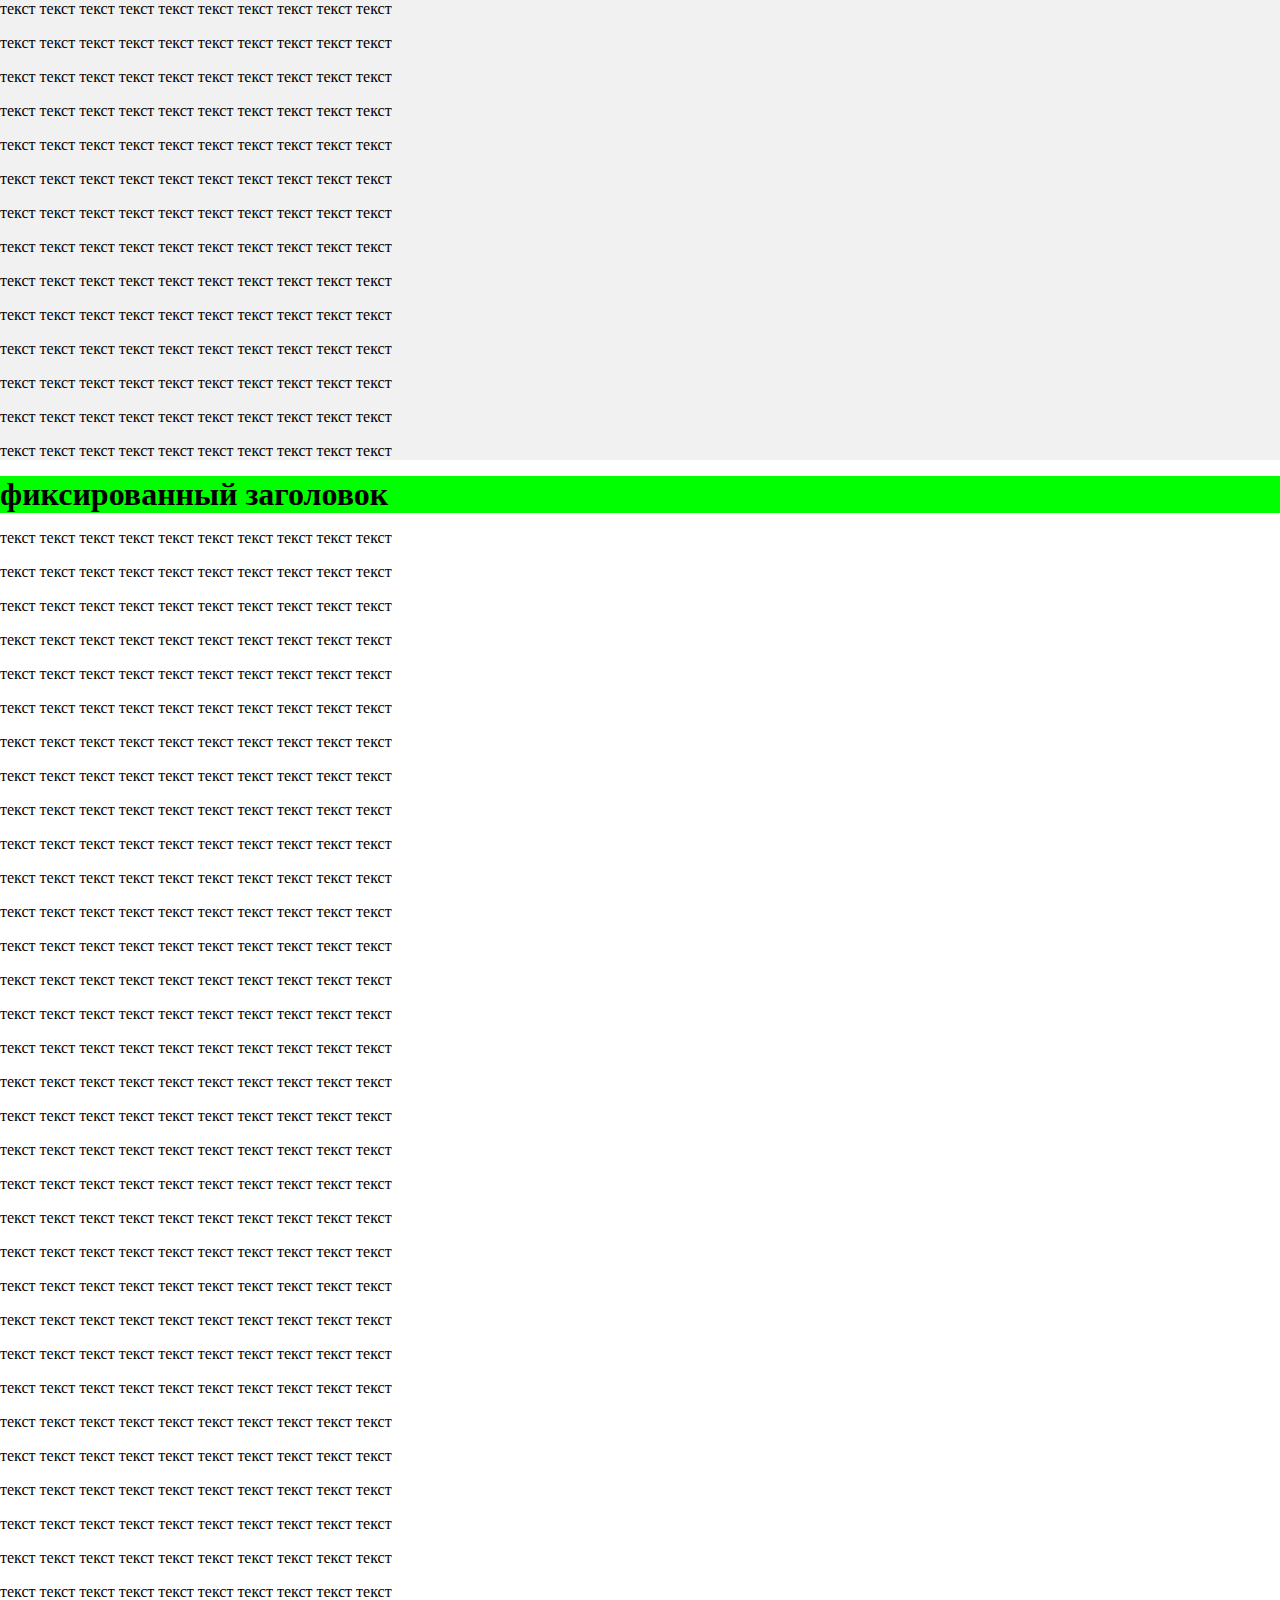
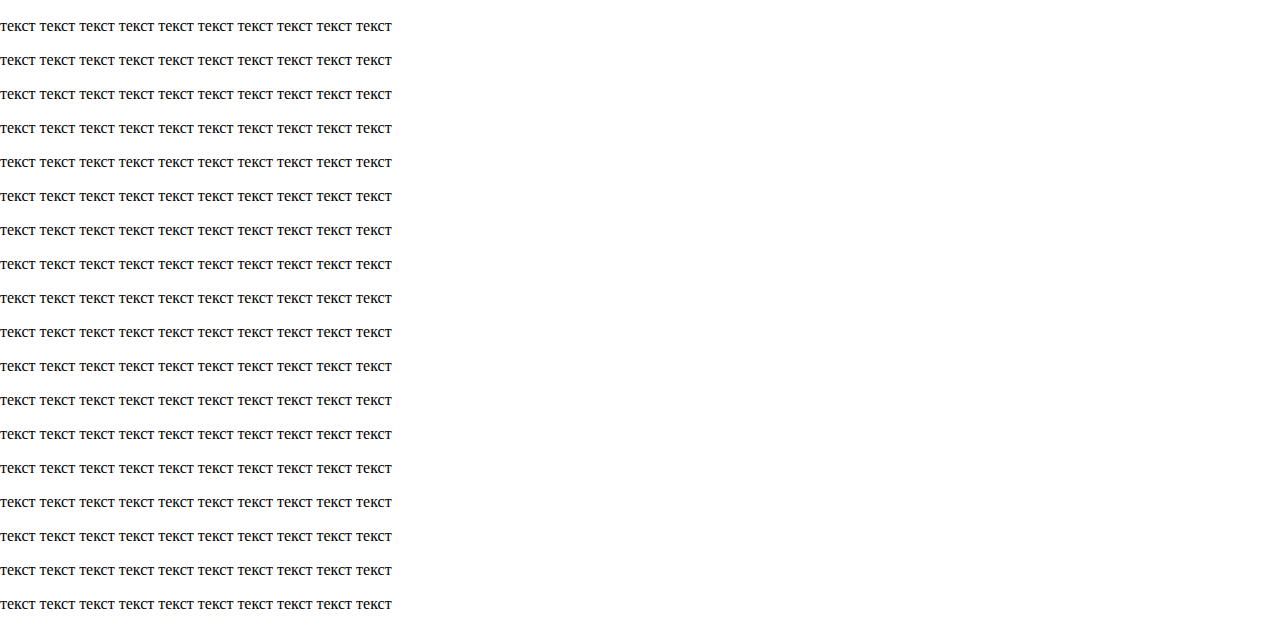
<file: jscript/fixed-scroll/index.html>
<html>
    <head></head>
<body>

<style>
    body, h1 { margin: 0; }
    .top-container { background-color: #f1f1f1; }
    .header { margin: 0; background: #00ff00; }
    .sticky { position: fixed; top: 0; width: 100%; }
</style>

<div class="top-container">
    <p>текст текст текст текст текст текст текст текст текст текст</p>
    <p>текст текст текст текст текст текст текст текст текст текст</p>
    <p>текст текст текст текст текст текст текст текст текст текст</p>
    <p>текст текст текст текст текст текст текст текст текст текст</p>
    <p>текст текст текст текст текст текст текст текст текст текст</p>
    <p>текст текст текст текст текст текст текст текст текст текст</p>
    <p>текст текст текст текст текст текст текст текст текст текст</p>
    <p>текст текст текст текст текст текст текст текст текст текст</p>
    <p>текст текст текст текст текст текст текст текст текст текст</p>
    <p>текст текст текст текст текст текст текст текст текст текст</p>
    <p>текст текст текст текст текст текст текст текст текст текст</p>
    <p>текст текст текст текст текст текст текст текст текст текст</p>
    <p>текст текст текст текст текст текст текст текст текст текст</p>
    <p>текст текст текст текст текст текст текст текст текст текст</p>
</div>

<div class="header" id="myHeader">
    <h1>фиксированный заголовок</h1>
</div>

<div class="content">
    <p>текст текст текст текст текст текст текст текст текст текст</p>
    <p>текст текст текст текст текст текст текст текст текст текст</p>
    <p>текст текст текст текст текст текст текст текст текст текст</p>
    <p>текст текст текст текст текст текст текст текст текст текст</p>
    <p>текст текст текст текст текст текст текст текст текст текст</p>
    <p>текст текст текст текст текст текст текст текст текст текст</p>
    <p>текст текст текст текст текст текст текст текст текст текст</p>
    <p>текст текст текст текст текст текст текст текст текст текст</p>
    <p>текст текст текст текст текст текст текст текст текст текст</p>
    <p>текст текст текст текст текст текст текст текст текст текст</p>
    <p>текст текст текст текст текст текст текст текст текст текст</p>
    <p>текст текст текст текст текст текст текст текст текст текст</p>
    <p>текст текст текст текст текст текст текст текст текст текст</p>
    <p>текст текст текст текст текст текст текст текст текст текст</p>
    <p>текст текст текст текст текст текст текст текст текст текст</p>
    <p>текст текст текст текст текст текст текст текст текст текст</p>
    <p>текст текст текст текст текст текст текст текст текст текст</p>
    <p>текст текст текст текст текст текст текст текст текст текст</p>
    <p>текст текст текст текст текст текст текст текст текст текст</p>
    <p>текст текст текст текст текст текст текст текст текст текст</p>
    <p>текст текст текст текст текст текст текст текст текст текст</p>
    <p>текст текст текст текст текст текст текст текст текст текст</p>
    <p>текст текст текст текст текст текст текст текст текст текст</p>
    <p>текст текст текст текст текст текст текст текст текст текст</p>
    <p>текст текст текст текст текст текст текст текст текст текст</p>
    <p>текст текст текст текст текст текст текст текст текст текст</p>
    <p>текст текст текст текст текст текст текст текст текст текст</p>
    <p>текст текст текст текст текст текст текст текст текст текст</p>
    <p>текст текст текст текст текст текст текст текст текст текст</p>
    <p>текст текст текст текст текст текст текст текст текст текст</p>
    <p>текст текст текст текст текст текст текст текст текст текст</p>
    <p>текст текст текст текст текст текст текст текст текст текст</p>
    <p>текст текст текст текст текст текст текст текст текст текст</p>
    <p>текст текст текст текст текст текст текст текст текст текст</p>
    <p>текст текст текст текст текст текст текст текст текст текст</p>
    <p>текст текст текст текст текст текст текст текст текст текст</p>
    <p>текст текст текст текст текст текст текст текст текст текст</p>
    <p>текст текст текст текст текст текст текст текст текст текст</p>
    <p>текст текст текст текст текст текст текст текст текст текст</p>
    <p>текст текст текст текст текст текст текст текст текст текст</p>
    <p>текст текст текст текст текст текст текст текст текст текст</p>
    <p>текст текст текст текст текст текст текст текст текст текст</p>
    <p>текст текст текст текст текст текст текст текст текст текст</p>
    <p>текст текст текст текст текст текст текст текст текст текст</p>
    <p>текст текст текст текст текст текст текст текст текст текст</p>
    <p>текст текст текст текст текст текст текст текст текст текст</p>
    <p>текст текст текст текст текст текст текст текст текст текст</p>
    <p>текст текст текст текст текст текст текст текст текст текст</p>
    <p>текст текст текст текст текст текст текст текст текст текст</p>
    <p>текст текст текст текст текст текст текст текст текст текст</p>
</div>

<script>
    window.onscroll = function() {myFunction()};

    var header = document.getElementById("myHeader");
    var sticky = header.offsetTop;

    function myFunction() {
        if (window.pageYOffset > sticky) {
            header.classList.add("sticky");
        } else {
            header.classList.remove("sticky");
        }
    }
</script>

</body>
</html>
</file>
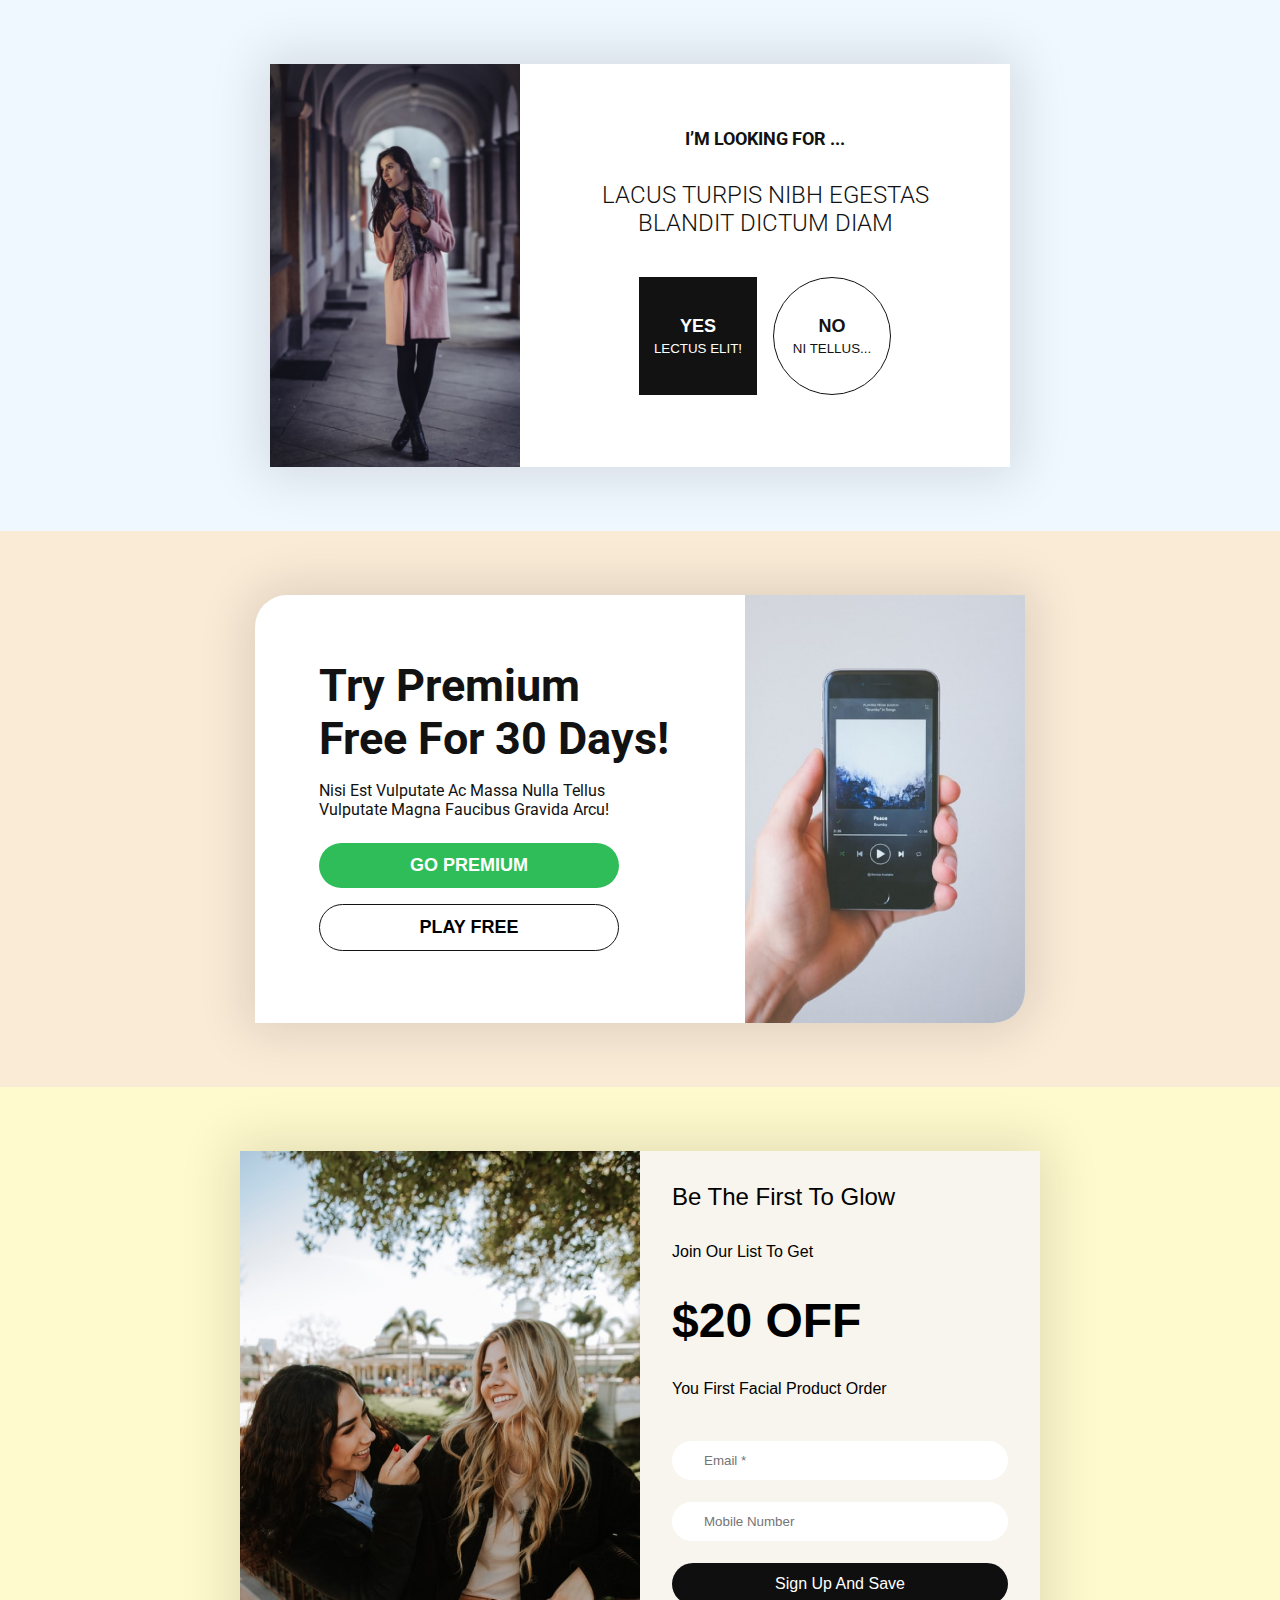
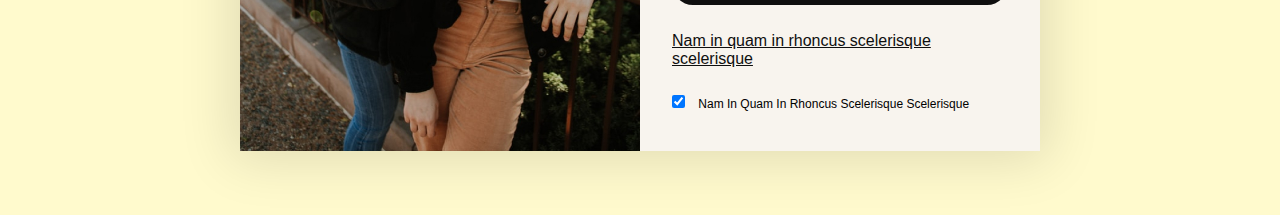
<file: tmp/banners/index.html>
<!DOCTYPE html>
<html lang="en">

<head>
    <meta charset="UTF-8">
    <meta http-equiv="X-UA-Compatible" content="IE=edge">
    <meta name="viewport" content="width=device-width, initial-scale=1.0">
    <link rel="stylesheet" href="./css/style.css">
    <title>Banners</title>
</head>

<body>

    <div class="b-1">
        <div class="banner-1-container">
            <div class="img"></div>
            <div class="cta-form">
                <div class="text-1">I’m LOOKING for ...</div>
                <div class="text-2">Lacus turpis nibh egestas blandit dictum diam</div>
                <form>
                    <button class="bnt-1">
                        <div class="t-1">Yes</div>
                        <div class="t-2">lectus elit!</div>
                    </button>
                    <button class="bnt-2">
                        <div class="t-1">No</div>
                        <div class="t-2">Ni tellus...</div>
                    </button>
                </form>
            </div>
        </div>
    </div>

    <div class="b-2">
        <div class="banner-2-container">
            <div class="left">
                <div class="text-1">try premium free for 30 days!</div>
                <div class="text-2">Nisi est vulputate ac massa nulla tellus vulputate magna faucibus gravida arcu!
                </div>
                <form>
                    <button class="premium">go premium</button>
                    <button class="play-free">play free</button>
                </form>
            </div>
            <div class="pic"></div>
        </div>
    </div>

    <div class="b-3">
        <div class="banner-3-container">
            <div class="img"></div>
            <div class="right">
                <div class="text-1">Be the first to glow</div>
                <div class="text-2">Join our list to get</div>
                <div class="text-3">$20 Off</div>
                <div class="text-2">you first facial product order</div>
                <form>
                    <input type="text" id="email" required placeholder="Email *">
                    <input type="tel" id="phone" pattern="[0-9]{3}-[0-9]{2}-[0-9]{3}" placeholder="Mobile Number">
                    <button>Sign up and save</button>
                    <a href="#">Nam in quam in rhoncus scelerisque scelerisque</a>
                    <p><input type="checkbox" id="box" checked>
                        Nam in quam in rhoncus scelerisque scelerisque</p>
                </form>
            </div>
        </div>
    </div>

</body>

</html>
</file>
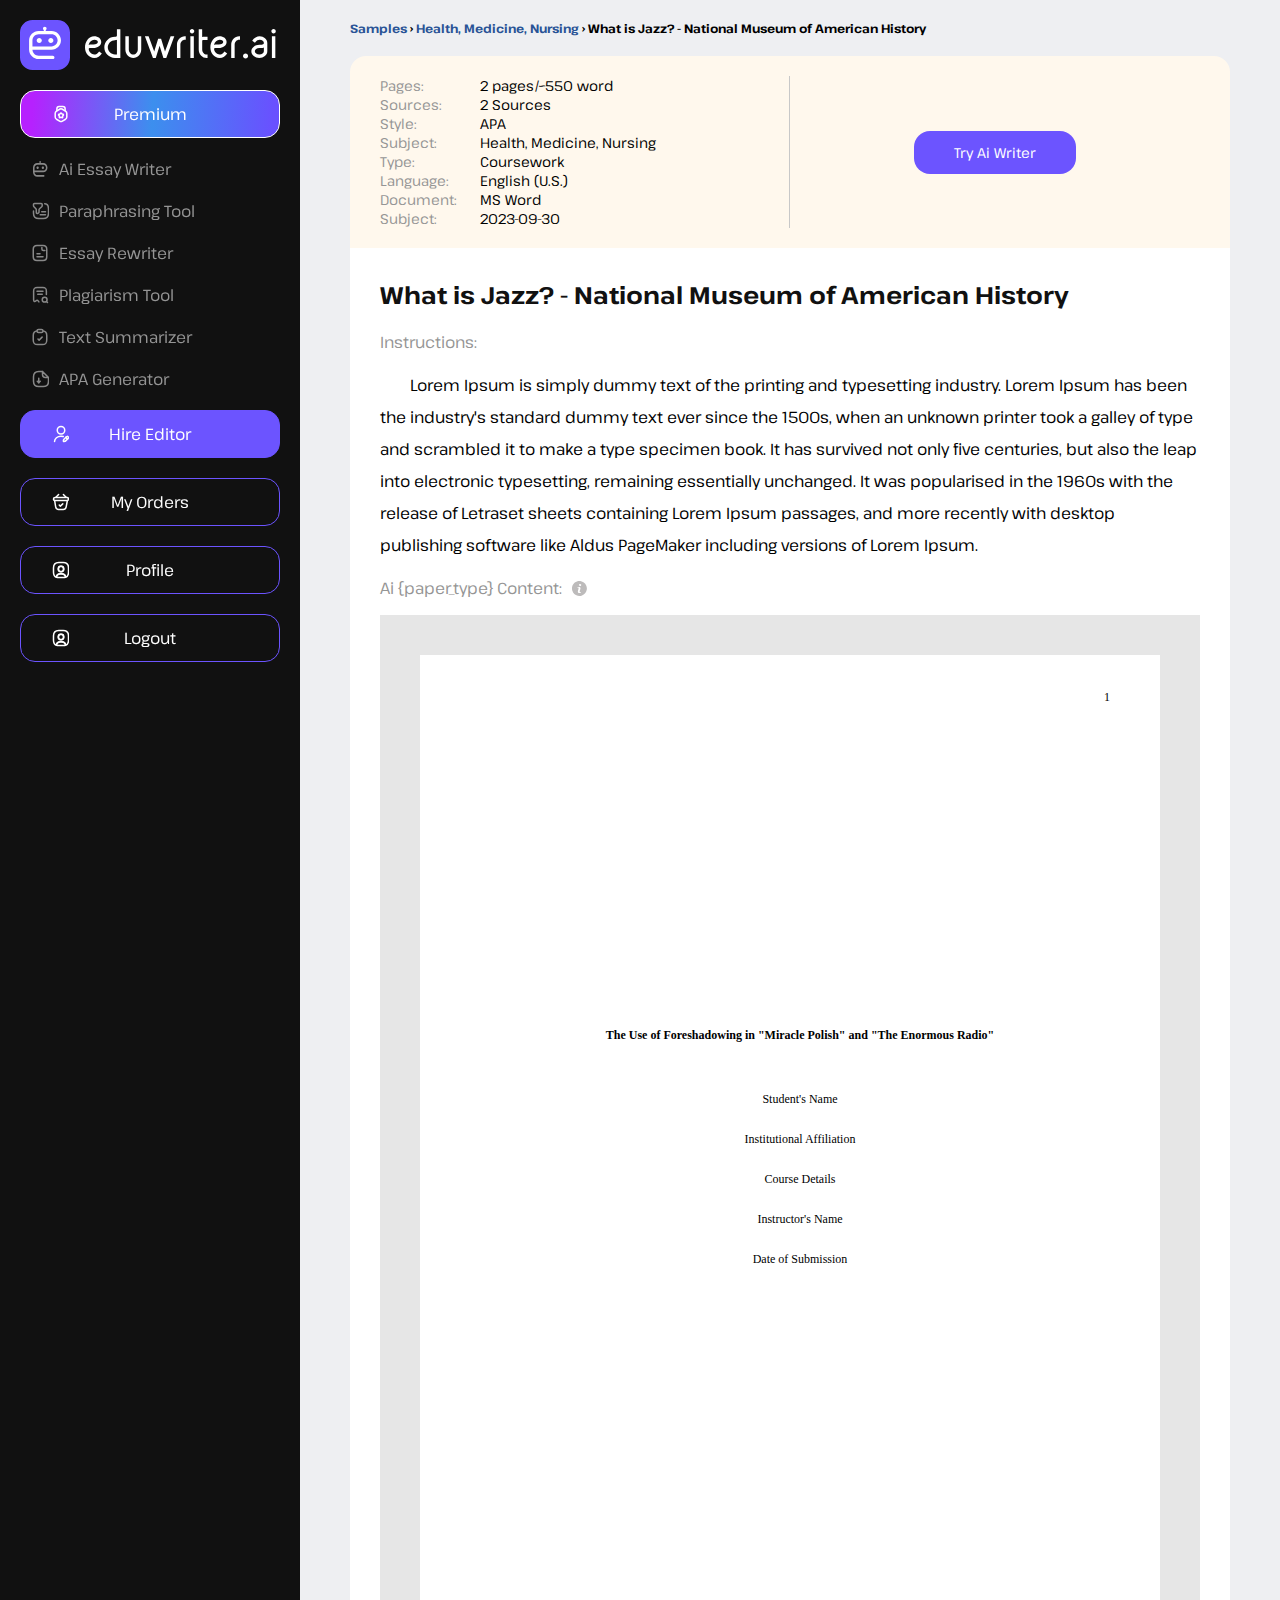
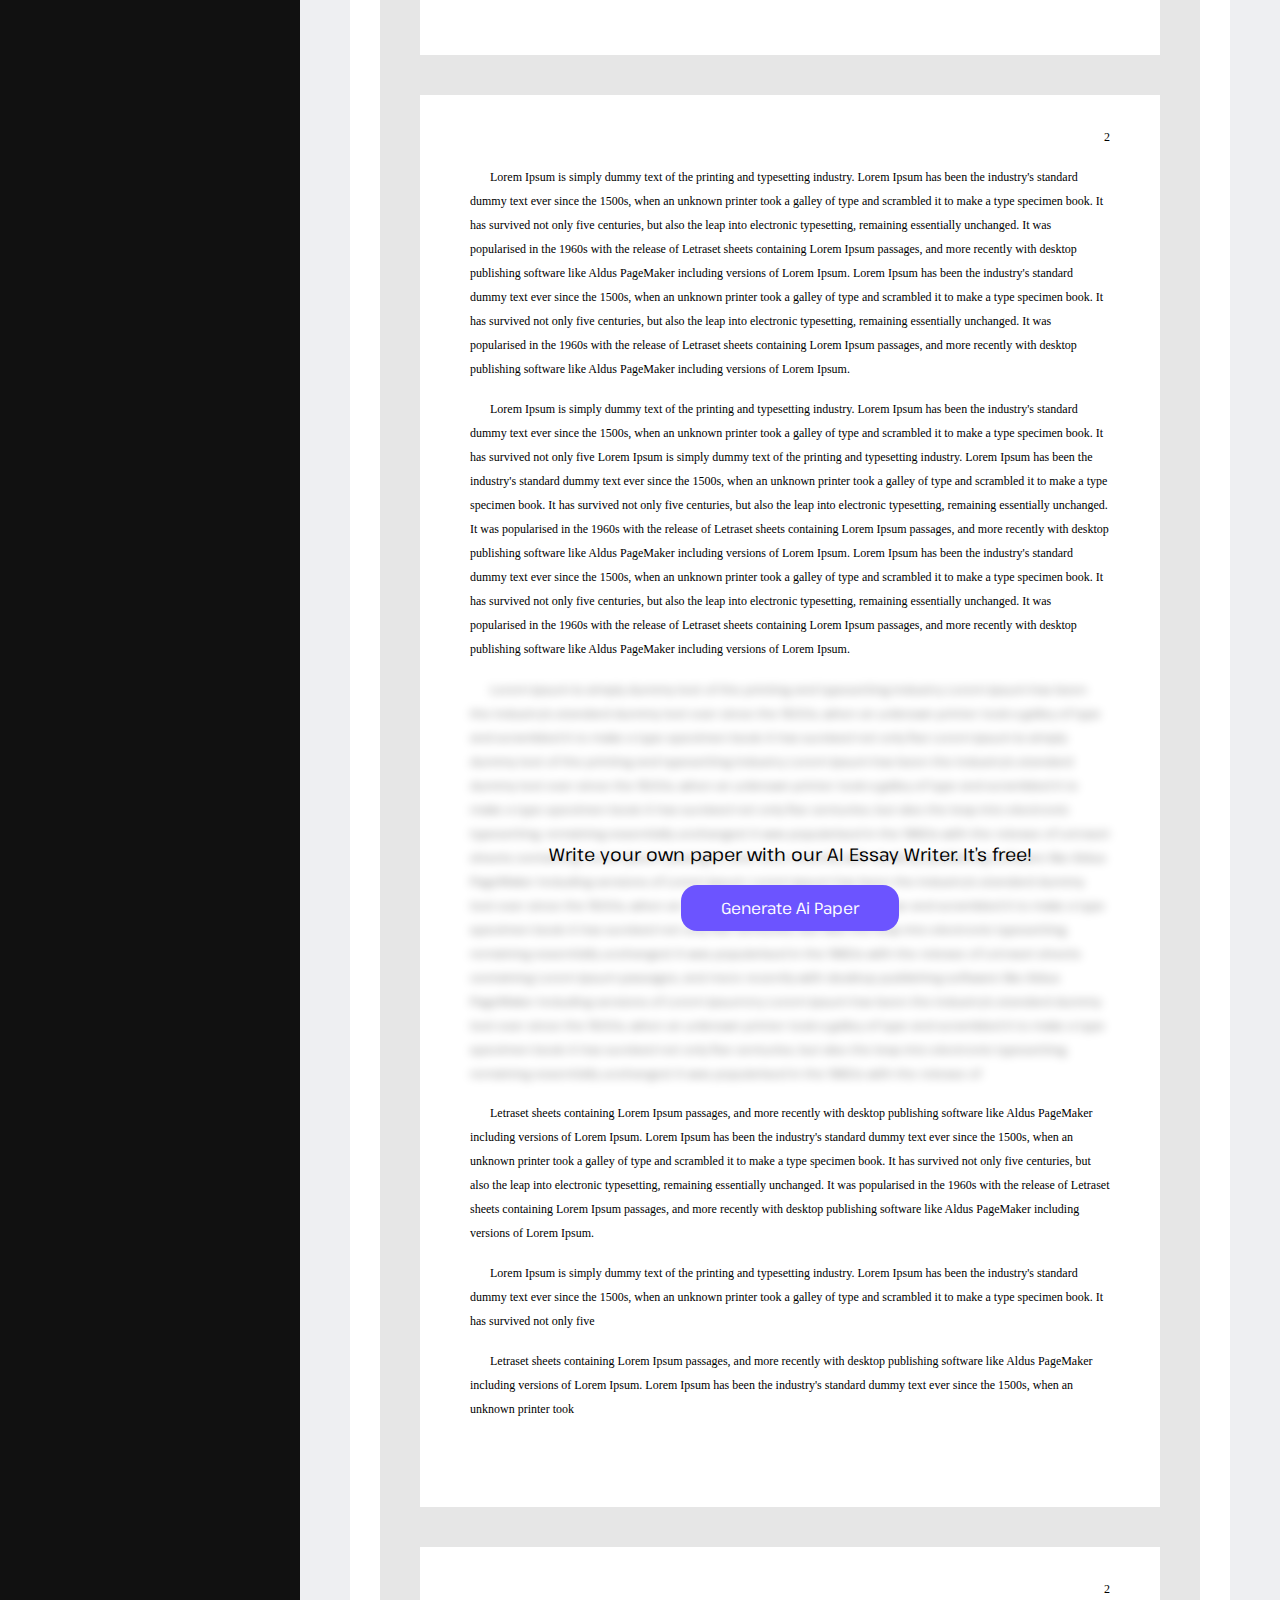
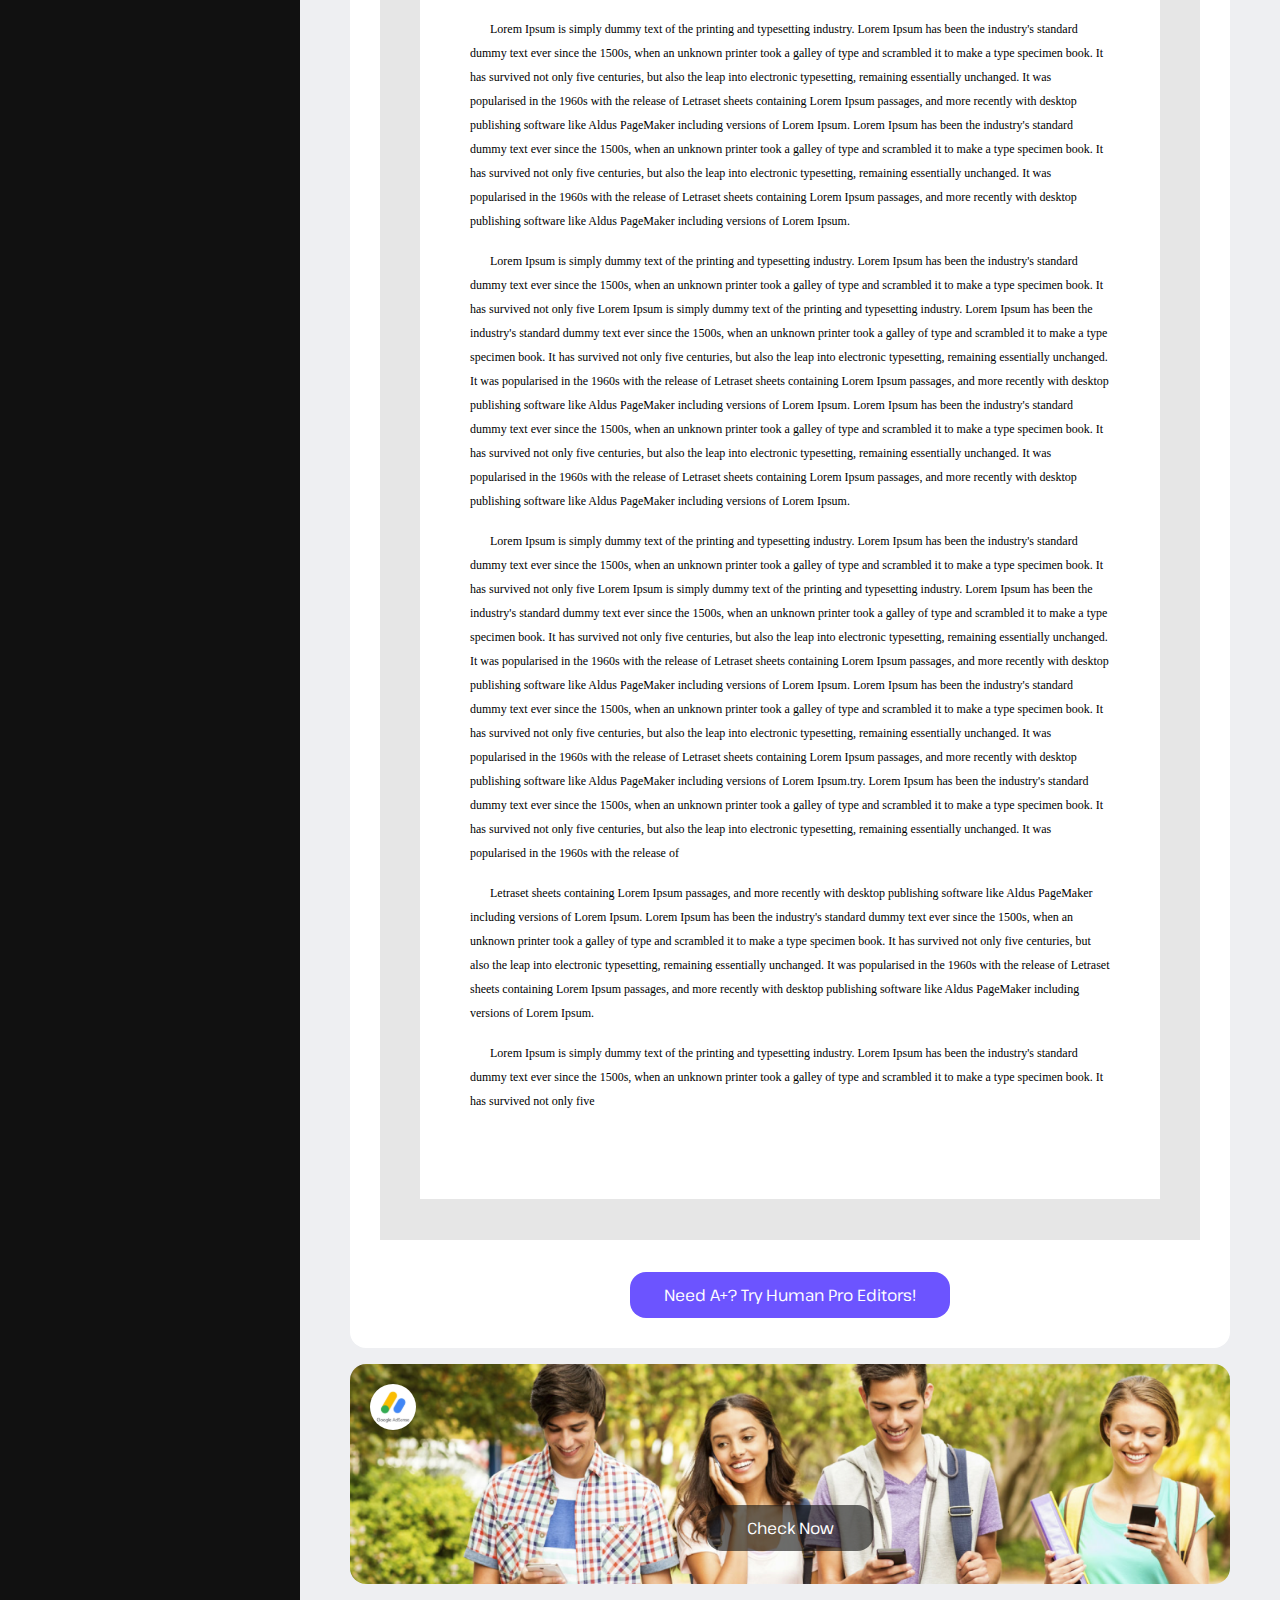
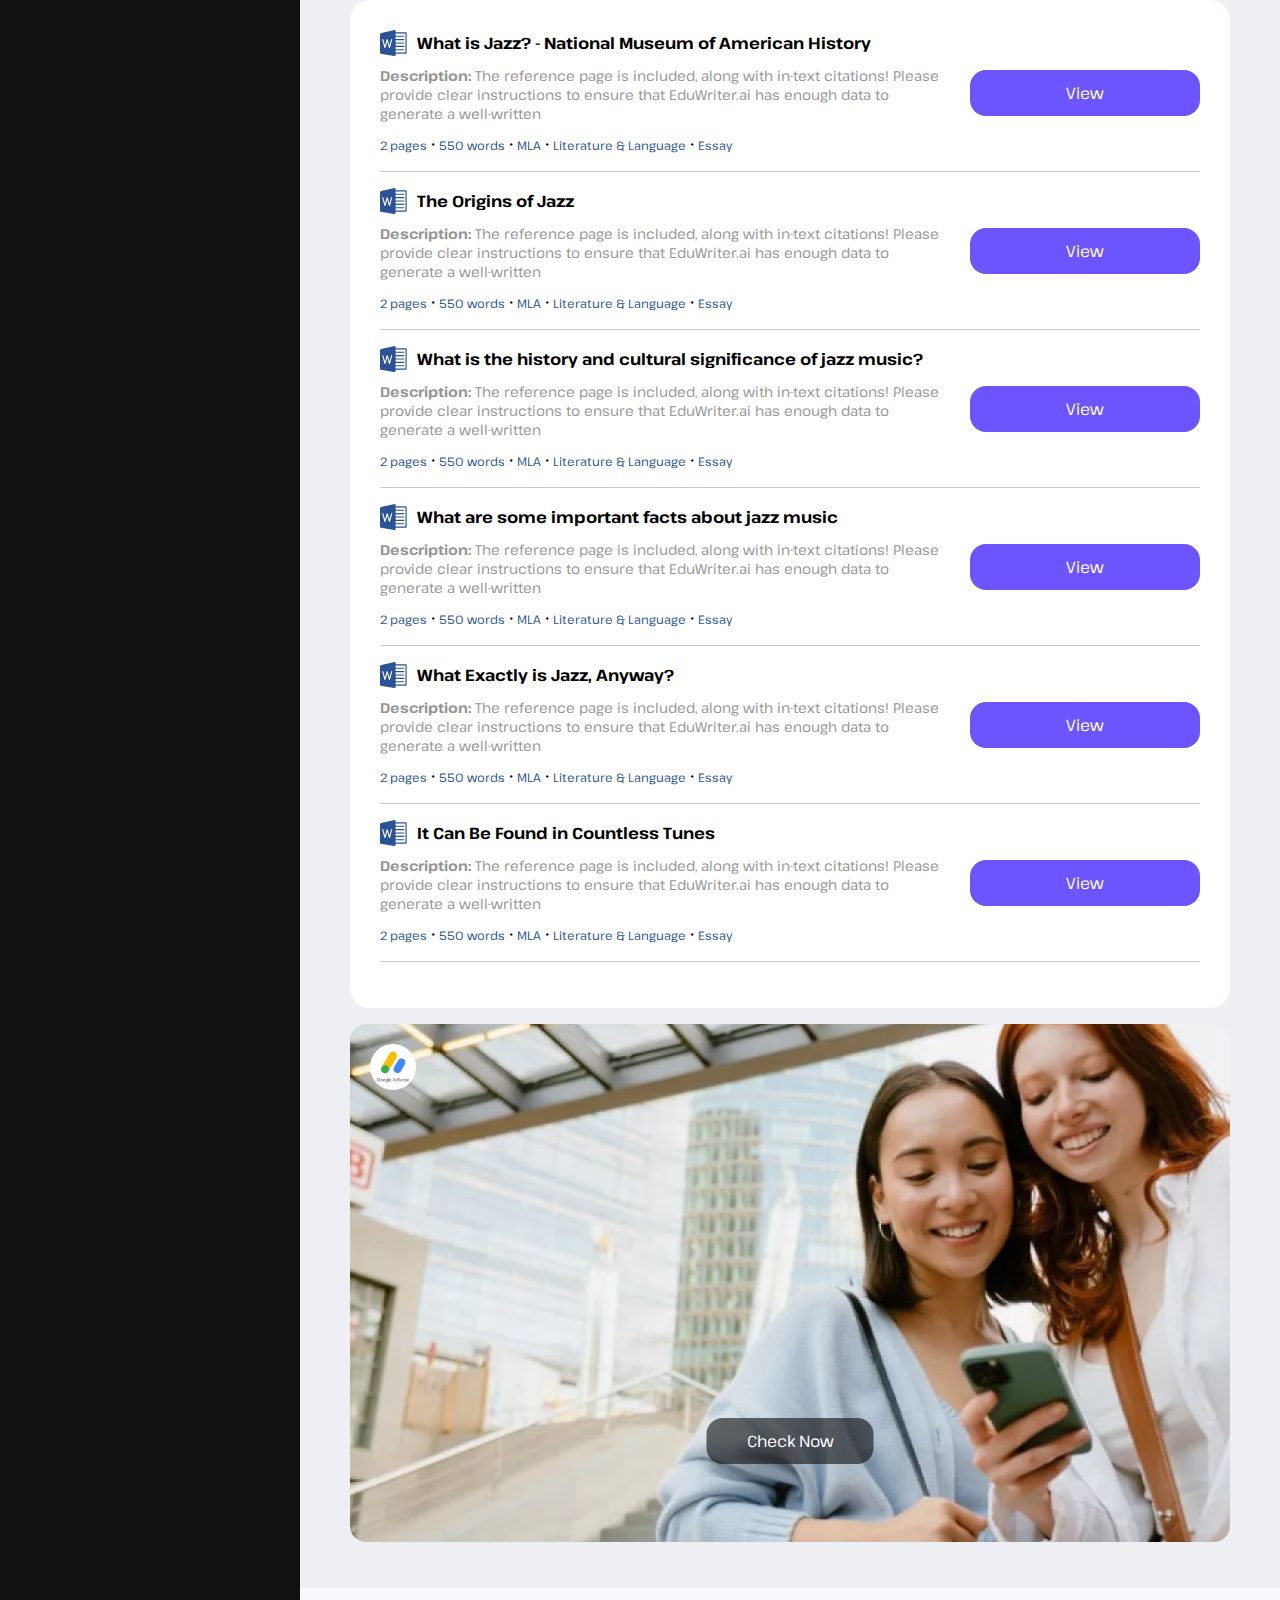
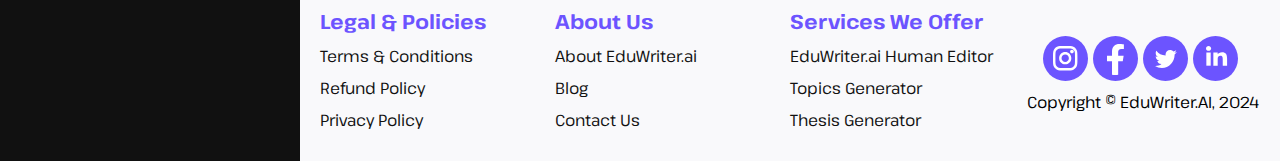
<file: tmp/ai_samples/sample.html>
<!DOCTYPE html>
<html lang="en">
<head>
    <meta name="robots" content="noindex"> <!-- to delete -->
    <meta charset="UTF-8">
    <meta name="viewport" content="width=device-width, initial-scale=1.0">
    <link rel="stylesheet" href="./styles.css">
    <script src="./libs/jquery-3.7.1.slim.min.js"></script>
    <script src="./libs/hammer.min.js"></script>
    <title>What is Jazz? - National Museum of American History | EduWriter</title>
</head>
<body>
    <div class="menuControl">
        <div class="icon"></div>
    </div>
    <div class="mainContainer">
        <div class="menu">
            <div class="fixed">
                <a href="#"><div class="logo"></div></a>

                <a href="#" class="item i0 button">
                    <div class="icon"></div>
                    <span>Premium</span>
                    <div class="hint h0">
                        <p>Unlock EduWriter Premium</p>
                        <ul>
                            <li>- Unlimited Ai Writer 🚀</li>
                            <li>- Bypass Ai</li>
                            <li>- 3 Plagiarism Reports ✅</li>
                            <li>- Unlimited Paraphrasing</li>
                            <li>- 15% off Human Editors</li>
                        </ul>
                    </div>
                </a>

                <a href="#" class="item i1">
                    <div class="icon"></div>
                    <span>Ai Essay Writer</span>
                </a>

                <a href="#" class="item i2">
                    <div class="icon"></div>
                    <span>Paraphrasing Tool</span>
                </a>

                <a href="#" class="item i3">
                    <div class="icon"></div>
                    <span>Essay Rewriter</span>
                </a>

                <a href="#" class="item i4">
                    <div class="icon"></div>
                    <span>Plagiarism Tool</span>
                </a>

                <a href="#" class="item i5">
                    <div class="icon"></div>
                    <span>Text Summarizer</span>
                </a>

                <a href="#" class="item i6">
                    <div class="icon"></div>
                    <span>APA Generator</span>
                </a>

                <a href="#" class="item i7 button">
                    <div class="icon"></div>
                    <span>Hire Editor</span>
                    <div class="hint h7">
                        <p>You must be logged in to access all services</p>
                    </div>
                </a>

                <a href="#" class="item i8 button">
                    <div class="icon"></div>
                    <span>My Orders</span>
                </a>

                <a href="#"  class="item i9 button">
                    <div class="icon"></div>
                    <span>Profile</span>
                </a>

                <a href="#" class="item i10 button">
                    <div class="icon"></div>
                    <span>Logout</span>
                </a>
            </div>
        </div>

        <div class="content">
            <div class="page">
                <div class="breadcrumbs">
                    <a href="#" class="active">Samples</a> ›
                    <a href="#" class="active">Health, Medicine, Nursing</a> ›
                    <span>What is Jazz? - National Museum of American History</span>
                </div>

                <div class="topInfo">
                    <div class="aSide">
                        <div class="icon"></div>
                        <div class="block">
                            <div class="item">
                                <div class="name">Pages:</div>
                                <div class="value">2 pages/~550 word</div>
                            </div>
                            <div class="item">
                                <div class="name">Sources:</div>
                                <div class="value">2 Sources</div>
                            </div>
                            <div class="item">
                                <div class="name">Style:</div>
                                <div class="value">APA</div>
                            </div>
                            <div class="item">
                                <div class="name">Subject:</div>
                                <div class="value">Health, Medicine, Nursing</div>
                            </div>
                        </div>
                        <div class="block">
                            <div class="item">
                                <div class="name">Type:</div>
                                <div class="value">Coursework</div>
                            </div>
                            <div class="item">
                                <div class="name">Language:</div>
                                <div class="value">English (U.S.)</div>
                            </div>
                            <div class="item">
                                <div class="name">Document:</div>
                                <div class="value">MS Word</div>
                            </div>
                            <div class="item">
                                <div class="name">Subject:</div>
                                <div class="value">2023-09-30</div>
                            </div>
                        </div>
                    </div>

                    <div class="bSide">
                        <a href="#"><div class="button">Try Ai Writer</div></a>
                    </div>
                </div>

                <div class="substrate sample">
                    <h1>What is Jazz? - National Museum of American History</h1>
                    <div class="sampleInstructions">
                        <div class="title">Instructions:</div>
                        <div class="text">Lorem Ipsum is simply dummy text of the printing and typesetting industry. Lorem Ipsum has been the industry's standard dummy text ever since the 1500s, when an unknown printer took a galley of type and scrambled it to make a type specimen book. It has survived not only five centuries, but also the leap into electronic typesetting, remaining essentially unchanged. It was popularised in the 1960s with the release of Letraset sheets containing Lorem Ipsum passages, and more recently with desktop publishing software like Aldus PageMaker including versions of Lorem Ipsum.</div>
                    </div>
                    <div class="sampleContent">
                         <div class="info">
                             <p>Ai {paper_type} Content:</p>
                             <div class="icon">
                                 <div class="infoContent">This {paper_type} sample was user-generated with the help of Ai.</div>
                             </div>
                         </div>
                         <div class="sampleContainer">
                             <div class="samplePage title">
                                 <div class="number">1</div>
                                 <p class="strong">The Use of Foreshadowing in "Miracle Polish" and "The Enormous Radio"</p>
                                 <br>
                                 <p>Student's Name</p>
                                 <p>Institutional Affiliation</p>
                                 <p>Course Details</p>
                                 <p>Instructor's Name</p>
                                 <p>Date of Submission</p>
                             </div>
                             <div class="samplePage">
                                <div class="number">2</div>
                                <p>Lorem Ipsum is simply dummy text of the printing and typesetting industry. Lorem Ipsum has been the industry's standard dummy text ever since the 1500s, when an unknown printer took a galley of type and scrambled it to make a type specimen book. It has survived not only five centuries, but also the leap into electronic typesetting, remaining essentially unchanged. It was popularised in the 1960s with the release of Letraset sheets containing Lorem Ipsum passages, and more recently with desktop publishing software like Aldus PageMaker including versions of Lorem Ipsum. Lorem Ipsum has been the industry's standard dummy text ever since the 1500s, when an unknown printer took a galley of type and scrambled it to make a type specimen book. It has survived not only five centuries, but also the leap into electronic typesetting, remaining essentially unchanged. It was popularised in the 1960s with the release of Letraset sheets containing Lorem Ipsum passages, and more recently with desktop publishing software like Aldus PageMaker including versions of Lorem Ipsum.</p>
                                 <p>Lorem Ipsum is simply dummy text of the printing and typesetting industry. Lorem Ipsum has been the industry's standard dummy text ever since the 1500s, when an unknown printer took a galley of type and scrambled it to make a type specimen book. It has survived not only five  Lorem Ipsum is simply dummy text of the printing and typesetting industry. Lorem Ipsum has been the industry's standard dummy text ever since the 1500s, when an unknown printer took a galley of type and scrambled it to make a type specimen book. It has survived not only five centuries, but also the leap into electronic typesetting, remaining essentially unchanged. It was popularised in the 1960s with the release of Letraset sheets containing Lorem Ipsum passages, and more recently with desktop publishing software like Aldus PageMaker including versions of Lorem Ipsum. Lorem Ipsum has been the industry's standard dummy text ever since the 1500s, when an unknown printer took a galley of type and scrambled it to make a type specimen book. It has survived not only five centuries, but also the leap into electronic typesetting, remaining essentially unchanged. It was popularised in the 1960s with the release of Letraset sheets containing Lorem Ipsum passages, and more recently with desktop publishing software like Aldus PageMaker including versions of Lorem Ipsum.</p>

                                 <div class="blurred">
                                     <p>Lorem Ipsum is simply dummy text of the printing and typesetting industry. Lorem Ipsum has been the industry's standard dummy text ever since the 1500s, when an unknown printer took a galley of type and scrambled it to make a type specimen book. It has survived not only five  Lorem Ipsum is simply dummy text of the printing and typesetting industry. Lorem Ipsum has been the industry's standard dummy text ever since the 1500s, when an unknown printer took a galley of type and scrambled it to make a type specimen book. It has survived not only five centuries, but also the leap into electronic typesetting, remaining essentially unchanged. It was popularised in the 1960s with the release of Letraset sheets containing Lorem Ipsum passages, and more recently with desktop publishing software like Aldus PageMaker including versions of Lorem Ipsum. Lorem Ipsum has been the industry's standard dummy text ever since the 1500s, when an unknown printer took a galley of type and scrambled it to make a type specimen book. It has survived not only five centuries, but also the leap into electronic typesetting, remaining essentially unchanged. It was popularised in the 1960s with the release of Letraset sheets containing Lorem Ipsum passages, and more recently with desktop publishing software like Aldus PageMaker including versions of Lorem Ipsum.try. Lorem Ipsum has been the industry's standard dummy text ever since the 1500s, when an unknown printer took a galley of type and scrambled it to make a type specimen book. It has survived not only five centuries, but also the leap into electronic typesetting, remaining essentially unchanged. It was popularised in the 1960s with the release of </p>
                                     <div class="promo">
                                         <div class="text">Write your own paper  with our AI Essay Writer. It’s free!</div>
                                            <div class="button">
                                                <a href="#">Generate Ai Paper</a>
                                            </div>
                                     </div>
                                 </div>
                                <p>Letraset sheets containing Lorem Ipsum passages, and more recently with desktop publishing software like Aldus PageMaker including versions of Lorem Ipsum. Lorem Ipsum has been the industry's standard dummy text ever since the 1500s, when an unknown printer took a galley of type and scrambled it to make a type specimen book. It has survived not only five centuries, but also the leap into electronic typesetting, remaining essentially unchanged. It was popularised in the 1960s with the release of Letraset sheets containing Lorem Ipsum passages, and more recently with desktop publishing software like Aldus PageMaker including versions of Lorem Ipsum.</p>
                                <p>Lorem Ipsum is simply dummy text of the printing and typesetting industry. Lorem Ipsum has been the industry's standard dummy text ever since the 1500s, when an unknown printer took a galley of type and scrambled it to make a type specimen book. It has survived not only five</p>
                                <p>Letraset sheets containing Lorem Ipsum passages, and more recently with desktop publishing software like Aldus PageMaker including versions of Lorem Ipsum. Lorem Ipsum has been the industry's standard dummy text ever since the 1500s, when an unknown printer took </p>
                             </div>
                             <div class="samplePage">
                                 <div class="number">2</div>
                                 <p>Lorem Ipsum is simply dummy text of the printing and typesetting industry. Lorem Ipsum has been the industry's standard dummy text ever since the 1500s, when an unknown printer took a galley of type and scrambled it to make a type specimen book. It has survived not only five centuries, but also the leap into electronic typesetting, remaining essentially unchanged. It was popularised in the 1960s with the release of Letraset sheets containing Lorem Ipsum passages, and more recently with desktop publishing software like Aldus PageMaker including versions of Lorem Ipsum. Lorem Ipsum has been the industry's standard dummy text ever since the 1500s, when an unknown printer took a galley of type and scrambled it to make a type specimen book. It has survived not only five centuries, but also the leap into electronic typesetting, remaining essentially unchanged. It was popularised in the 1960s with the release of Letraset sheets containing Lorem Ipsum passages, and more recently with desktop publishing software like Aldus PageMaker including versions of Lorem Ipsum.</p>
                                 <p>Lorem Ipsum is simply dummy text of the printing and typesetting industry. Lorem Ipsum has been the industry's standard dummy text ever since the 1500s, when an unknown printer took a galley of type and scrambled it to make a type specimen book. It has survived not only five  Lorem Ipsum is simply dummy text of the printing and typesetting industry. Lorem Ipsum has been the industry's standard dummy text ever since the 1500s, when an unknown printer took a galley of type and scrambled it to make a type specimen book. It has survived not only five centuries, but also the leap into electronic typesetting, remaining essentially unchanged. It was popularised in the 1960s with the release of Letraset sheets containing Lorem Ipsum passages, and more recently with desktop publishing software like Aldus PageMaker including versions of Lorem Ipsum. Lorem Ipsum has been the industry's standard dummy text ever since the 1500s, when an unknown printer took a galley of type and scrambled it to make a type specimen book. It has survived not only five centuries, but also the leap into electronic typesetting, remaining essentially unchanged. It was popularised in the 1960s with the release of Letraset sheets containing Lorem Ipsum passages, and more recently with desktop publishing software like Aldus PageMaker including versions of Lorem Ipsum.</p>
                                 <p>Lorem Ipsum is simply dummy text of the printing and typesetting industry. Lorem Ipsum has been the industry's standard dummy text ever since the 1500s, when an unknown printer took a galley of type and scrambled it to make a type specimen book. It has survived not only five  Lorem Ipsum is simply dummy text of the printing and typesetting industry. Lorem Ipsum has been the industry's standard dummy text ever since the 1500s, when an unknown printer took a galley of type and scrambled it to make a type specimen book. It has survived not only five centuries, but also the leap into electronic typesetting, remaining essentially unchanged. It was popularised in the 1960s with the release of Letraset sheets containing Lorem Ipsum passages, and more recently with desktop publishing software like Aldus PageMaker including versions of Lorem Ipsum. Lorem Ipsum has been the industry's standard dummy text ever since the 1500s, when an unknown printer took a galley of type and scrambled it to make a type specimen book. It has survived not only five centuries, but also the leap into electronic typesetting, remaining essentially unchanged. It was popularised in the 1960s with the release of Letraset sheets containing Lorem Ipsum passages, and more recently with desktop publishing software like Aldus PageMaker including versions of Lorem Ipsum.try. Lorem Ipsum has been the industry's standard dummy text ever since the 1500s, when an unknown printer took a galley of type and scrambled it to make a type specimen book. It has survived not only five centuries, but also the leap into electronic typesetting, remaining essentially unchanged. It was popularised in the 1960s with the release of </p>
                                 <p>Letraset sheets containing Lorem Ipsum passages, and more recently with desktop publishing software like Aldus PageMaker including versions of Lorem Ipsum. Lorem Ipsum has been the industry's standard dummy text ever since the 1500s, when an unknown printer took a galley of type and scrambled it to make a type specimen book. It has survived not only five centuries, but also the leap into electronic typesetting, remaining essentially unchanged. It was popularised in the 1960s with the release of Letraset sheets containing Lorem Ipsum passages, and more recently with desktop publishing software like Aldus PageMaker including versions of Lorem Ipsum.</p>
                                 <p>Lorem Ipsum is simply dummy text of the printing and typesetting industry. Lorem Ipsum has been the industry's standard dummy text ever since the 1500s, when an unknown printer took a galley of type and scrambled it to make a type specimen book. It has survived not only five </p>
                             </div>
                         </div>

                         <div class="action">
                             <a href="#"><div class="button">Need A+? Try Human Pro Editors!</div></a>
                         </div>
                     </div>
                </div>

                <div class="ads1">
                    <div class="googleIcon"></div>
                    <div class="adsAction">
                        <a href="#">Check Now</a>
                    </div>
                </div>

                <div class="substrate">
                    <div class="relatedList">
                        <div class="item">
                            <div class="block1">
                                <div class="title">
                                    <div class="icon"></div>
                                    <div class="text">What is Jazz? - National Museum of American History</div>
                                </div>
                                <div class="description"><span>Description:</span> The reference page is included, along with in-text citations! Please provide clear instructions to ensure that EduWriter.ai has enough data to generate a well-written</div>
                                <div class="tags">
                                    <a href="#">2 pages</a> •
                                    <a href="#">550 words</a> •
                                    <a href="#">MLA</a> •
                                    <a href="#">Literature & Language</a> •
                                    <a href="#">Essay</a>
                                </div>
                            </div>
                            <div class="block2">
                                <a href="#"><div class="button">View</div></a>
                            </div>
                        </div>
                        <div class="item">
                            <div class="block1">
                                <div class="title">
                                    <div class="icon"></div>
                                    <div class="text">The Origins of Jazz</div>
                                </div>
                                <div class="description"><span>Description:</span> The reference page is included, along with in-text citations! Please provide clear instructions to ensure that EduWriter.ai has enough data to generate a well-written</div>
                                <div class="tags">
                                    <a href="#">2 pages</a> •
                                    <a href="#">550 words</a> •
                                    <a href="#">MLA</a> •
                                    <a href="#">Literature & Language</a> •
                                    <a href="#">Essay</a>
                                </div>
                            </div>
                            <div class="block2">
                                <a href="#"><div class="button">View</div></a>
                            </div>
                        </div>
                        <div class="item">
                            <div class="block1">
                                <div class="title">
                                    <div class="icon"></div>
                                    <div class="text">What is the history and cultural significance of jazz music?</div>
                                </div>
                                <div class="description"><span>Description:</span> The reference page is included, along with in-text citations! Please provide clear instructions to ensure that EduWriter.ai has enough data to generate a well-written</div>
                                <div class="tags">
                                    <a href="#">2 pages</a> •
                                    <a href="#">550 words</a> •
                                    <a href="#">MLA</a> •
                                    <a href="#">Literature & Language</a> •
                                    <a href="#">Essay</a>
                                </div>
                            </div>
                            <div class="block2">
                                <a href="#"><div class="button">View</div></a>
                            </div>
                        </div>
                        <div class="item">
                            <div class="block1">
                                <div class="title">
                                    <div class="icon"></div>
                                    <div class="text">What are some important facts about jazz music</div>
                                </div>
                                <div class="description"><span>Description:</span> The reference page is included, along with in-text citations! Please provide clear instructions to ensure that EduWriter.ai has enough data to generate a well-written</div>
                                <div class="tags">
                                    <a href="#">2 pages</a> •
                                    <a href="#">550 words</a> •
                                    <a href="#">MLA</a> •
                                    <a href="#">Literature & Language</a> •
                                    <a href="#">Essay</a>
                                </div>
                            </div>
                            <div class="block2">
                                <a href="#"><div class="button">View</div></a>
                            </div>
                        </div>
                        <div class="item">
                            <div class="block1">
                                <div class="title">
                                    <div class="icon"></div>
                                    <div class="text">What Exactly is Jazz, Anyway?</div>
                                </div>
                                <div class="description"><span>Description:</span> The reference page is included, along with in-text citations! Please provide clear instructions to ensure that EduWriter.ai has enough data to generate a well-written</div>
                                <div class="tags">
                                    <a href="#">2 pages</a> •
                                    <a href="#">550 words</a> •
                                    <a href="#">MLA</a> •
                                    <a href="#">Literature & Language</a> •
                                    <a href="#">Essay</a>
                                </div>
                            </div>
                            <div class="block2">
                                <a href="#"><div class="button">View</div></a>
                            </div>
                        </div>
                        <div class="item">
                            <div class="block1">
                                <div class="title">
                                    <div class="icon"></div>
                                    <div class="text">It Can Be Found in Countless Tunes</div>
                                </div>
                                <div class="description"><span>Description:</span> The reference page is included, along with in-text citations! Please provide clear instructions to ensure that EduWriter.ai has enough data to generate a well-written</div>
                                <div class="tags">
                                    <a href="#">2 pages</a> •
                                    <a href="#">550 words</a> •
                                    <a href="#">MLA</a> •
                                    <a href="#">Literature & Language</a> •
                                    <a href="#">Essay</a>
                                </div>
                            </div>
                            <div class="block2">
                                <a href="#"><div class="button">View</div></a>
                            </div>
                        </div>
                    </div>
                </div>
                <div class="ads2">
                    <div class="googleIcon"></div>
                    <div class="adsAction">
                        <a href="#">Check Now</a>
                    </div>
                </div>

                <style>
                    .sample {
                        border-radius: 0 0 16px 16px;
                    }
                    .breadcrumbs {
                        font-size: 12px;
                        font-weight: bold;
                        margin-bottom: 20px;
                    }
                    .breadcrumbs a {
                        color: #295396;
                    }
                    .breadcrumbs a:hover {
                        text-decoration: underline;
                    }
                    .breadcrumbs a.active {
                    }
                    .topInfo {
                        background: #FFF8ED;
                        padding: 20px 10px;
                        border-radius: 16px 16px 0 0;
                        display: flex;
                        flex-direction: row;
                        justify-content: space-between;
                        font-size: 14px;
                        align-items: center;
                    }
                    .topInfo .icon {
                        width: 75px;
                        height: 72px;
                        background-image: url("./img/doc_1.svg");
                        background-repeat: no-repeat;
                    }
                    .topInfo .block {
                        border-right: 1px solid var(--grey-dark);
                        padding-right: 30px;
                    }
                    .topInfo .block .item {
                        display: flex;
                        flex-direction: row;
                    }
                    .topInfo .block .item .name {
                        width: 100px;
                        color: var(--grey-darkest);
                    }
                    .topInfo .block .item .value {
                    }
                    .topInfo .block .btn .button {
                    }
                    .topInfo .aSide {
                        width: 70%;
                        display: flex;
                        justify-content: space-around;
                    }
                    .topInfo .bSide {
                        width: 30%;
                        display: flex;
                        justify-content: center;
                        align-items: center;
                    }
                    .topInfo .button {
                        background: var(--purple);
                        color: var(--white);
                        padding: 12px 40px;
                        border-radius: 16px;
                    }
                    .topInfo .button:hover {
                        background: var(--purple-dark);
                    }
                    .sampleInstructions {
                    }
                    .sampleInstructions .title {
                        color: var(--grey-darkest);
                        margin-bottom: 16px;
                    }
                    .sampleInstructions .text {
                        text-indent: 30px;
                        line-height: 200%;
                        margin-bottom: 16px;
                    }
                    .sampleContent {
                    }
                    .sampleContent .info {
                        display: flex;
                        align-items: center;
                        margin-bottom: 16px;
                    }
                    .sampleContent .info p {
                        color: var(--grey-darkest);
                    }
                    .sampleContent .info .icon {
                        width: 15px;
                        height: 15px;
                        background-image: url("./img/info_1.svg");
                        background-repeat: no-repeat;
                        margin-left: 10px;
                        cursor: pointer;
                        position: relative;
                    }
                    .sampleContent .info .icon:hover {
                        /*opacity: 0.5;*/
                    }
                    .sampleContent .sampleContainer {
                        background: #E6E6E6;
                        padding: 40px 40px 1px 40px;
                        margin-bottom: 32px;
                    }
                    .sampleContent .sampleContainer .samplePage {
                        background: #fff;
                        margin-bottom: 40px;
                        font-family: 'Times New Roman', serif;
                        line-height: 200%;
                        font-size: 12px;
                        padding: 70px 50px;
                        position: relative;
                    }
                    .sampleContent .sampleContainer .samplePage.title {
                        display: flex;
                        flex-direction: column;
                        align-items: center;
                        justify-content: center;
                        min-height: 1000px;
                    }
                    .sampleContent .sampleContainer .samplePage .number {
                        position: absolute;
                        top: 30px;
                        right: 50px;
                    }
                    .sampleContent .sampleContainer .samplePage .strong {
                        font-weight: bold;
                    }
                    .sampleContent .sampleContainer .samplePage p {
                        text-indent: 20px;
                        margin-bottom: 16px;
                    }
                    .blurred {
                        position: relative;
                        font-family: var(--main-font),serif;
                    }
                    .blurred p {
                        filter: blur(5px);
                        opacity: 0.5;
                    }
                    .blurred .promo {
                        position: absolute;
                        top: 50%;
                        left: 50%;
                        transform: translate(-50%, -50%);
                        display: flex;
                        justify-content: center;
                        align-items: center;
                        flex-direction: column;
                        width: 100%;
                        font-size: 16px;
                    }
                    .blurred .promo .text {
                        margin-bottom: 30px;
                        font-size: 18px;
                        text-align: center;
                    }
                    .blurred .promo .button {}
                    .blurred .promo .button a {
                        background: var(--purple);
                        color: var(--white);
                        padding: 12px 40px;
                        border-radius: 16px;
                        cursor: pointer;
                    }
                    .blurred .promo .button a:hover {
                        background: var(--purple-dark);
                    }

                    .sampleContent .action {
                        display: flex;
                        align-items: center;
                        justify-content: center;
                    }
                    .sampleContent .action .button {
                        background: var(--purple);
                        color: var(--white);
                        padding: 12px 34px;
                        border-radius: 16px;
                        cursor: pointer;
                    }
                    .sampleContent .action .button:hover {
                        background: var(--purple-dark);
                    }
                    .relatedList {
                    }
                    .relatedList .item {
                        display: flex;
                        border-bottom: 1px solid var(--grey-dark);
                        padding-bottom: 16px;
                        margin-bottom: 16px;
                    }
                    .relatedList .item .block1 {
                        padding-right: 20px;
                    }
                    .relatedList .item .block1 .title {
                        display: flex;
                        align-items: center;
                        margin-bottom: 10px;
                        font-weight: bold;
                    }
                    .relatedList .item .block1 .title .icon {
                        width: 27px;
                        height: 26px;
                        background-image: url("./img/doc_1.svg");
                        background-size: 100%;
                        background-repeat: no-repeat;
                        margin-right: 10px;
                    }
                    .relatedList .item .block1 .title .text {
                    }
                    .relatedList .item .block1 .description {
                        font-size: 14px;
                        color: var(--grey-darkest);
                        margin-bottom: 10px;
                    }
                    .relatedList .item .block1 .description span {
                        font-weight: bold;
                    }
                    .relatedList .item .block1 .tags {
                    }
                    .relatedList .item .block1 .tags a {
                        color: #295396;
                        font-size: 12px;
                    }
                    .relatedList .item .block1 .tags a:hover {
                        text-decoration: underline;
                    }
                    .relatedList .item .block2 {
                        display: flex;
                        justify-content: center;
                        align-items: center;
                    }
                    .relatedList .item .block2 .button {
                        padding: 12px;
                        background: var(--purple);
                        color: var(--white);
                        border-radius: 16px;
                        width: 230px;
                        text-align: center;
                    }
                    .relatedList .item .block2 .button:hover {
                        background: var(--purple-dark);
                    }
                    .ads1,
                    .ads2 {
                        margin: 16px 0;
                        height: 220px;
                        background-image: url("./img/ads_1.png");
                        border-radius: 16px;
                        position: relative;
                        background-size: cover;
                    }
                    .ads2 {
                        height: 518px;
                        background-image: url("./img/ads_2.png");
                    }
                    .adsAction {
                        display: flex;
                        position: absolute;
                        bottom: 15%;
                        left: 50%;
                        transform: translate(-50%, 0);
                    }
                    .adsAction a {
                        color: var(--white);
                        background: #1111119c;
                        padding: 12px 40px;
                        border-radius: 16px;
                    }
                    .adsAction a:hover {
                        background: #111111b3;
                    }
                    .googleIcon {
                        height: 46px;
                        width: 46px;
                        background-image: url("./img/ads_google.svg");
                        background-repeat: no-repeat;
                        position: absolute;
                        top: 20px;
                        left: 20px;
                    }
                    .sampleContent .info .icon .infoContent {
                        display: none;
                        position: absolute;
                        z-index: 1;
                        background: var(--white);
                        font-size: 12px;
                        width: 237px;
                        padding: 16px;
                        border-radius: 10px;
                        left: 30px;
                        top: 0;
                        -webkit-box-shadow: 0 0 19px 0 rgba(0, 0, 0, 0.23);
                        -moz-box-shadow: 0 0 19px 0 rgba(0, 0, 0, 0.23);
                        box-shadow: 0 0 19px 0 rgba(0, 0, 0, 0.23);
                    }
                    .sampleContent .info .icon:hover {
                        .infoContent {
                            display: block !important;
                        }
                    }

                    @media screen and (max-width: 1300px) {
                        .topInfo .icon {
                            display: none;
                        }
                        .topInfo {
                            padding: 20px 30px;
                        }
                        .topInfo .aSide {
                            flex-direction: column;
                        }
                        .topInfo .bSide,
                        .topInfo .aSide {
                            width: 50%;
                        }
                    }
                    @media screen and (max-width: 1090px) {
                        .topInfo {
                            flex-direction: column;
                        }
                        .topInfo .block {
                            border-right: unset;
                        }
                        .topInfo .aSide {
                            width: 100%;
                            margin-bottom: 20px;
                            display: flex;
                            flex-direction: row;
                            justify-content: center;
                        }
                    }
                    @media screen and (max-width: 630px) {
                        .topInfo .bSide {
                            width: 100%;
                        }
                        .topInfo .block {
                            padding: unset;
                        }
                        .topInfo .aSide {
                            flex-direction: column;
                        }
                        .topInfo .block .item {
                            justify-content: space-between;
                        }
                        .relatedList .item {
                            flex-direction: column;
                        }
                        .relatedList .item .block1 .tags {
                            margin-bottom: 16px;
                        }
                        .sampleContent .action .button {
                            text-align: center;
                        }
                        .sampleContent .sampleContainer {
                            padding: 10px 10px 1px 10px;
                        }
                        .sampleContent .sampleContainer .samplePage {
                            margin-bottom: 10px;
                            padding: 20px;
                        }
                        .sampleContent .sampleContainer .samplePage .number {
                            top: 20px;
                            right: 20px;
                        }
                        .adsAction a {
                            padding: 16px 20px;
                        }
                        .relatedList .item .block1 .title .icon {
                            display: none;
                        }
                        .sampleContent .info .icon .infoContent {
                            left: unset;
                            right: 0;
                            top: 30px;
                        }
                    }

                </style>
            </div>
            <div class="footer">
                <div class="block">
                    <div class="name">Legal & Policies</div>
                    <div class="item"><a href="#">Terms & Conditions</a></div>
                    <div class="item"><a href="#">Refund Policy</a></div>
                    <div class="item"><a href="#">Privacy Policy</a></div>
                </div>
                <div class="block">
                    <div class="name">About Us</div>
                    <div class="item"><a href="#">About EduWriter.ai</a></div>
                    <div class="item"><a href="#">Blog</a></div>
                    <div class="item"><a href="#">Contact Us</a></div>
                </div>
                <div class="block">
                    <div class="name">Services We Offer</div>
                    <div class="item"><a href="#">EduWriter.ai Human Editor</a></div>
                    <div class="item"><a href="#">Topics Generator</a></div>
                    <div class="item"><a href="#">Thesis Generator</a></div>
                </div>
                <div class="block soc">
                    <div class="social">
                        <a href="#"><div class="item instagram"></div></a>
                        <a href="#"><div class="item facebook"></div></a>
                        <a href="#"><div class="item twitter"></div></a>
                        <a href="#"><div class="item linkedin"></div></a>
                    </div>
                    <p>Copyright © EduWriter.AI, 2024</p>
                </div>
            </div>
        </div>
    </div>

    <script src="./scripts.js" async></script>
</body>
</html>
</file>
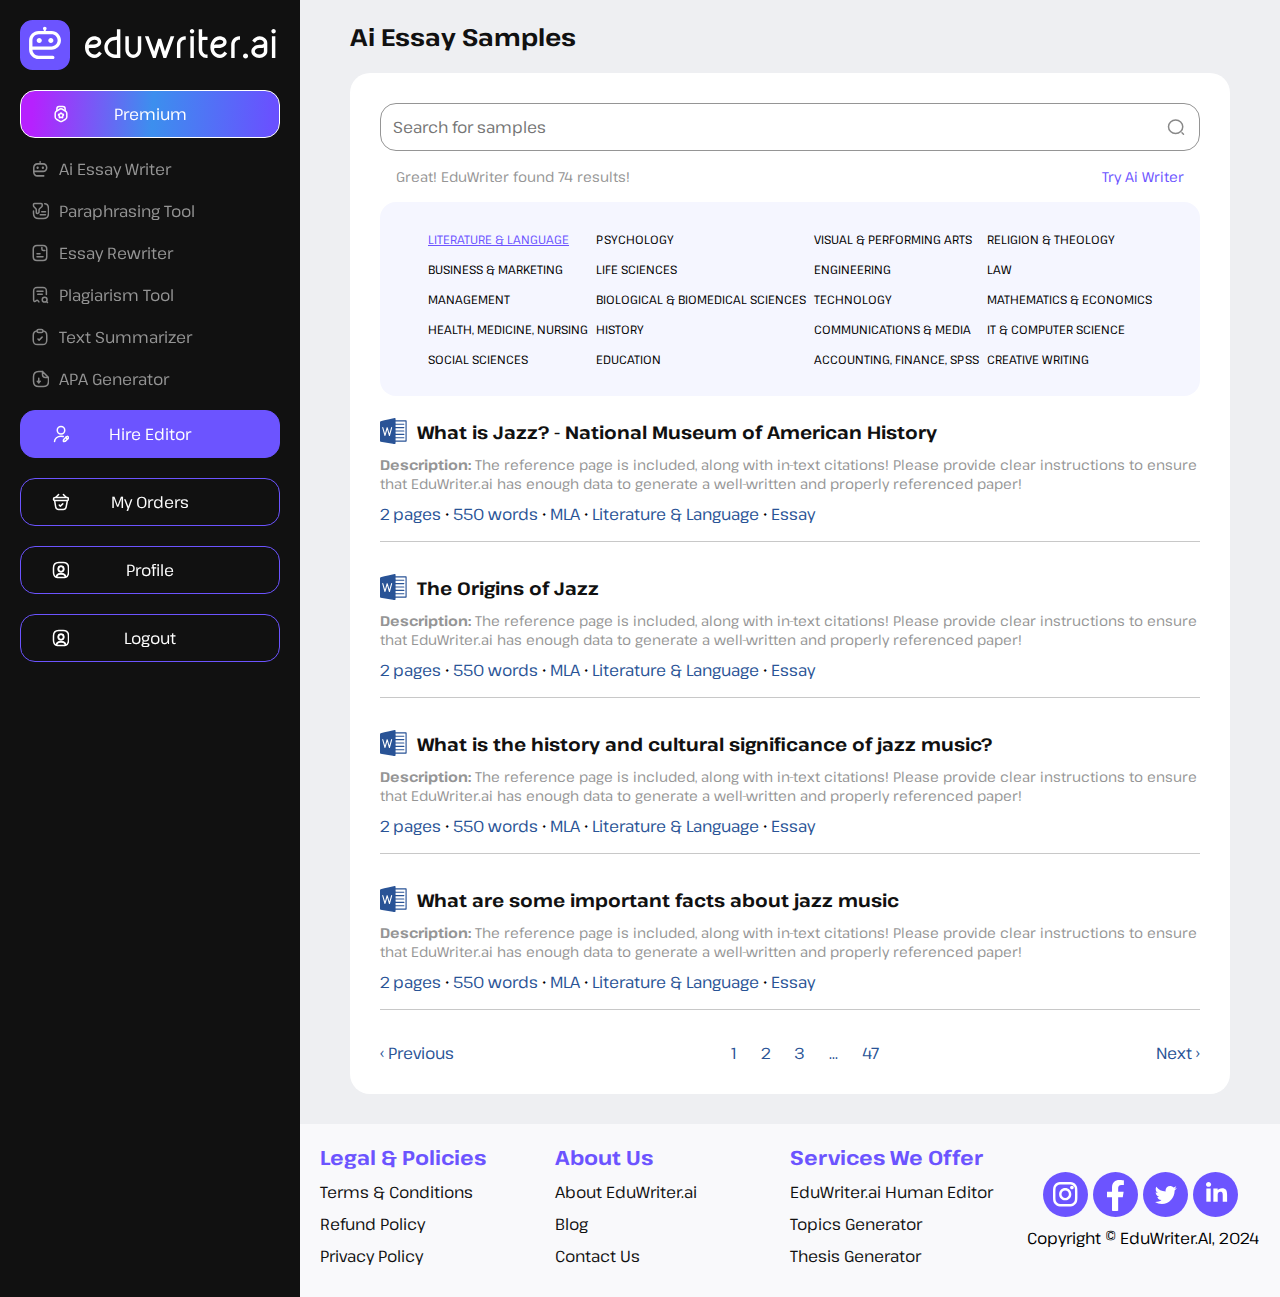
<file: tmp/ai_samples/samples.html>
<!DOCTYPE html>
<html lang="en">
<head>
    <meta name="robots" content="noindex"> <!-- to delete -->
    <meta charset="UTF-8">
    <meta name="viewport" content="width=device-width, initial-scale=1.0">
    <link rel="stylesheet" href="./styles.css">
    <script src="./libs/jquery-3.7.1.slim.min.js"></script>
    <script src="./libs/hammer.min.js"></script>
    <title>AI Samples | EduWriter</title>
</head>
<body>
    <div class="menuControl">
        <div class="icon"></div>
    </div>
    <div class="mainContainer">
        <div class="menu">
            <div class="fixed">
                <a href="#"><div class="logo"></div></a>

                <a href="#" class="item i0 button">
                    <div class="icon"></div>
                    <span>Premium</span>
                    <div class="hint h0">
                        <p>Unlock EduWriter Premium</p>
                        <ul>
                            <li>- Unlimited Ai Writer 🚀</li>
                            <li>- Bypass Ai</li>
                            <li>- 3 Plagiarism Reports ✅</li>
                            <li>- Unlimited Paraphrasing</li>
                            <li>- 15% off Human Editors</li>
                        </ul>
                    </div>
                </a>

                <a href="#" class="item i1">
                    <div class="icon"></div>
                    <span>Ai Essay Writer</span>
                </a>

                <a href="#" class="item i2">
                    <div class="icon"></div>
                    <span>Paraphrasing Tool</span>
                </a>

                <a href="#" class="item i3">
                    <div class="icon"></div>
                    <span>Essay Rewriter</span>
                </a>

                <a href="#" class="item i4">
                    <div class="icon"></div>
                    <span>Plagiarism Tool</span>
                </a>

                <a href="#" class="item i5">
                    <div class="icon"></div>
                    <span>Text Summarizer</span>
                </a>

                <a href="#" class="item i6">
                    <div class="icon"></div>
                    <span>APA Generator</span>
                </a>

                <a href="#" class="item i7 button">
                    <div class="icon"></div>
                    <span>Hire Editor</span>
                    <div class="hint h7">
                        <p>You must be logged in to access all services</p>
                    </div>
                </a>

                <a href="#" class="item i8 button">
                    <div class="icon"></div>
                    <span>My Orders</span>
                </a>

                <a href="#"  class="item i9 button">
                    <div class="icon"></div>
                    <span>Profile</span>
                </a>

                <a href="#" class="item i10 button">
                    <div class="icon"></div>
                    <span>Logout</span>
                </a>
            </div>
        </div>

        <div class="content">
            <div class="page">

                <h1>Ai Essay Samples</h1>
                <div class="substrate">
                    <div class="search">
                        <form>
                            <input type="text" placeholder="Search for samples">
                            <button type="submit"></button>
                        </form>
                        <div class="block">
                            <div class="counter">Great! EduWriter found 74 results!</div>
                            <div class="promo"><a href="#">Try Ai Writer</a></div>
                        </div>
                    </div>
                    <div class="subjects">
                        <ul>
                           <li class="active"><a href="#">Literature & Language</a></li>
                           <li><a href="#">Business & Marketing</a></li>
                           <li><a href="#">Management</a></li>
                           <li><a href="#">Health, Medicine, Nursing</a></li>
                           <li><a href="#">Social Sciences</a></li>
                        </ul>
                        <ul>
                           <li><a href="#">Psychology</a></li>
                           <li><a href="#">Life Sciences</a></li>
                           <li><a href="#">Biological & Biomedical Sciences</a></li>
                           <li><a href="#">History</a></li>
                           <li><a href="#">Education</a></li>
                        </ul>
                        <ul>
                           <li><a href="#">Visual & Performing Arts</a></li>
                           <li><a href="#">Engineering</a></li>
                           <li><a href="#">Technology</a></li>
                           <li><a href="#">Communications & Media</a></li>
                           <li><a href="#">Accounting, Finance, SPSS</a></li>
                        </ul>
                        <ul>
                           <li><a href="#">Religion & Theology</a></li>
                           <li><a href="#">Law</a></li>
                           <li><a href="#">Mathematics & Economics</a></li>
                           <li><a href="#">IT & Computer Science</a></li>
                           <li><a href="#">Creative Writing</a></li>
                        </ul>
                    </div>
                    <div class="results">
                        <div class="item">
                            <div class="title">
                                <div class="icon"></div>
                                <div class="text"><a href="#">What is Jazz? - National Museum of American History</a></div>
                            </div>
                            <div class="description"><span>Description:</span> The reference page is included, along with in-text citations! Please provide clear instructions to ensure that EduWriter.ai has enough data to generate a well-written and properly referenced paper!</div>
                            <div class="tags">
                                <a href="#">2 pages</a> •
                                <a href="#">550 words</a> •
                                <a href="#">MLA</a> •
                                <a href="#">Literature & Language</a> •
                                <a href="#">Essay</a>
                            </div>
                        </div>
                        <div class="item">
                            <div class="title">
                                <div class="icon"></div>
                                <div class="text"><a href="#">The Origins of Jazz</a></div>
                            </div>
                            <div class="description"><span>Description:</span> The reference page is included, along with in-text citations! Please provide clear instructions to ensure that EduWriter.ai has enough data to generate a well-written and properly referenced paper!</div>
                            <div class="tags">
                                <a href="#">2 pages</a> •
                                <a href="#">550 words</a> •
                                <a href="#">MLA</a> •
                                <a href="#">Literature & Language</a> •
                                <a href="#">Essay</a>
                            </div>
                        </div>
                        <div class="item">
                            <div class="title">
                                <div class="icon"></div>
                                <div class="text"><a href="#">What is the history and cultural significance of jazz music?</a></div>
                            </div>
                            <div class="description"><span>Description:</span> The reference page is included, along with in-text citations! Please provide clear instructions to ensure that EduWriter.ai has enough data to generate a well-written and properly referenced paper!</div>
                            <div class="tags">
                                <a href="#">2 pages</a> •
                                <a href="#">550 words</a> •
                                <a href="#">MLA</a> •
                                <a href="#">Literature & Language</a> •
                                <a href="#">Essay</a>
                            </div>
                        </div>
                        <div class="item">
                            <div class="title">
                                <div class="icon"></div>
                                <div class="text"><a href="#">What are some important facts about jazz music</a></div>
                            </div>
                            <div class="description"><span>Description:</span> The reference page is included, along with in-text citations! Please provide clear instructions to ensure that EduWriter.ai has enough data to generate a well-written and properly referenced paper!</div>
                            <div class="tags">
                                <a href="#">2 pages</a> •
                                <a href="#">550 words</a> •
                                <a href="#">MLA</a> •
                                <a href="#">Literature & Language</a> •
                                <a href="#">Essay</a>
                            </div>
                        </div>
                    </div>
                    <div class="pages">
                        <div class="left">
                            <a href="#">‹ Previous</a>
                        </div>
                        <div class="center">
                            <a href="#">1</a>
                            <a href="#">2</a>
                            <a href="#">3</a>
                            <a href="#">...</a>
                            <a href="#">47</a>
                        </div>
                        <div class="right">
                            <a href="#">Next ›</a>
                        </div>
                    </div>
                    <style>
                        .search {
                            margin-bottom: 16px;
                        }
                        .search form {
                            position: relative;
                            margin-bottom: 16px;
                        }
                        .search form input {
                            width: 100%;
                            padding: 12px;
                            font-size: 16px;
                            border: 1px solid var(--grey-darkest);
                            border-radius: 16px;
                            font-family: var(--main-font), serif;
                        }
                        .search form button {
                            position: absolute;
                            right: 14px;
                            top: 15px;
                            border: none;
                            background-color: unset;
                            background-image: url("./img/menu_icons.svg");
                            height: 19px;
                            width: 20px;
                            background-position: -160px -64px;
                            cursor: pointer;
                        }
                        .search form button:hover {
                            opacity: 0.5;
                        }
                        .search .block {
                            display: flex;
                            justify-content: space-between;
                            padding: 0 16px;
                        }
                        .search .block .counter {
                            font-size: 14px;
                            color: var(--grey-darkest);
                        }
                        .search .block .promo {
                            font-size: 14px;
                            color: var(--purple);
                        }
                        .search .block .promo a {
                            color: unset;
                        }
                        .search .block .promo a:hover {
                            text-decoration: underline;
                        }
                        .results {
                        }
                        .results .item {
                            border-bottom: 1px solid;
                            border-color: var(--grey-dark);
                            padding-bottom: 16px;
                            margin-bottom: 32px;
                        }
                        .results .item .title {
                            display: flex;
                            align-items: center;
                            margin-bottom: 10px;
                        }
                        .results .item .title .icon {
                            width: 27px;
                            height: 27px;
                            background-repeat: no-repeat;
                            background-image: url("./img/doc_1.svg");
                            background-size: 27px;
                            margin-right: 10px;
                        }
                        .results .item .title .text {
                            color: var(--black);
                            font-size: 18px;
                            font-weight: bold;
                        }
                        .results .item .title .text:hover {
                            text-decoration: underline;
                        }
                        .results .item .title .text a {
                            color: unset;
                        }
                        .results .item .description {
                            color: var(--grey-darkest);
                            font-size: 14px;
                            margin-bottom: 10px;
                        }
                        .results .item .description span {
                            font-weight: bold;
                        }
                        .results .item .tags {
                        }
                        .results .item .tags a {
                            color: #295396;
                        }
                        .results .item .tags a:hover {
                            text-decoration: underline;
                        }
                        .pages {
                            display: flex;
                            justify-content: space-between;
                            margin-top: 16px;
                        }
                        .pages a {
                            color: #295396;
                            margin: 0 10px;
                        }
                        .pages a:hover {
                            text-decoration: underline;
                        }
                        .subjects {
                            display: flex;
                            justify-content: space-between;
                            font-size: 12px;
                            text-transform: uppercase;
                            background: #F5F6FF;
                            padding: 22px 48px;
                            margin-bottom: 22px;
                            line-height: 250%;
                            border-radius: 16px;
                        }
                        .subjects ul {
                            list-style: none;
                        }
                        .subjects ul li {
                        }
                        .subjects ul li.active {
                            color: var(--purple);
                            text-decoration: underline;
                        }
                        .subjects ul li a {
                            color: unset;
                        }
                        .subjects ul li a:hover {
                            text-decoration: underline;
                        }
                        .pages .left a, .pages .right a {
                            margin: 0;
                        }
                        @media (max-width: 1000px) {
                            .subjects {
                                flex-wrap: wrap;
                            }
                            .subjects ul {
                                width: 50%;
                            }
                        }

                        @media (max-width: 600px) {
                            .subjects ul {
                                width: 100%;
                            }
                            .subjects ul li {
                                text-align: center;
                            }
                            .search .block {
                                display: flex;
                                flex-direction: column;
                            }
                            .pages .left, .pages .right,
                            .results .item .title .icon {
                                display: none;
                            }
                            .pages {
                                justify-content: center;
                            }
                        }
                    </style>
                </div>
            </div>

            <div class="footer">
                <div class="block">
                    <div class="name">Legal & Policies</div>
                    <div class="item"><a href="#">Terms & Conditions</a></div>
                    <div class="item"><a href="#">Refund Policy</a></div>
                    <div class="item"><a href="#">Privacy Policy</a></div>
                </div>
                <div class="block">
                    <div class="name">About Us</div>
                    <div class="item"><a href="#">About EduWriter.ai</a></div>
                    <div class="item"><a href="#">Blog</a></div>
                    <div class="item"><a href="#">Contact Us</a></div>
                </div>
                <div class="block">
                    <div class="name">Services We Offer</div>
                    <div class="item"><a href="#">EduWriter.ai Human Editor</a></div>
                    <div class="item"><a href="#">Topics Generator</a></div>
                    <div class="item"><a href="#">Thesis Generator</a></div>
                </div>
                <div class="block soc">
                    <div class="social">
                        <a href="#"><div class="item instagram"></div></a>
                        <a href="#"><div class="item facebook"></div></a>
                        <a href="#"><div class="item twitter"></div></a>
                        <a href="#"><div class="item linkedin"></div></a>
                    </div>
                    <p>Copyright © EduWriter.AI, 2024</p>
                </div>
            </div>
        </div>
    </div>

    <script src="./scripts.js" async></script>
</body>
</html>
</file>
<file: tmp/banners/css/style.css>
@import url('https://fonts.googleapis.com/css2?family=Roboto:wght@300;400;700&display=swap');

.b-1 {
    background-color: aliceblue;
    padding: 64px 0;
    /* display: none; */
}

.b-2 {
    background-color: antiquewhite;
    padding: 64px 0;
    /* display: none; */
}

.b-3 {
    background-color: lemonchiffon;
    padding: 64px 0;
    /* display: none; */
}

a.figma {
    background-color: red
}

a.figma .block {
    background-color: rgb(255, 255, 255)
}

a.figma .img {
    background-image: url(../img/figma-layouts.jpg);
    background-size: cover;
    opacity: 0.5;
    height: 200px;
}

a.figma .img:hover {
    opacity: 1;
    height: 300px
}


a.figma {
    text-decoration: none;
}

a.figma:visited {
    color: #0F0F0F
}

h1,
h2 {
    text-align: center;
    margin: 32px;
}


/* ---------------------------------------------- */

@import url('https://fonts.googleapis.com/css2?family=Roboto:wght@300;400;700&display=swap');

* {
    margin: 0;
    padding: 0;
    box-sizing: border-box;
}

.banner-1-container {
    max-width: 740px;
    margin: 0 auto;
    display: flex;
    flex-direction: row;
    font-family: 'Roboto', sans-serif;
    color: #121212;
    background-color: #fff;
    -webkit-box-shadow: 0px 0px 50px 9px rgba(0, 0, 0, 0.12);
    box-shadow: 0px 0px 50px 9px rgba(0, 0, 0, 0.12);
}

.banner-1-container .img {
    min-width: 250px;
    background-image: url(../img/b1-img.jpg);
    background-size: cover;
    background-repeat: no-repeat;
}

.banner-1-container .cta-form {
    width: 100%;
    display: flex;
    flex-direction: column;
    align-items: center;
    padding: 64px;
}

.banner-1-container .text-1 {
    font-size: 18px;
    font-weight: bold;
    text-transform: uppercase;
}

.banner-1-container .text-2 {
    font-size: 24px;
    font-weight: 300;
    text-transform: uppercase;
    text-align: center;
    margin: 32px 0;
}

.banner-1-container .cta-form form {
    display: flex;
}

.banner-1-container .cta-form form button {
    height: 118px;
    width: 118px;
    margin: 8px;
    text-transform: uppercase;
}

.banner-1-container .cta-form form button .t-1 {
    font-weight: bold;
    font-size: 18px;
    margin-bottom: 4px;
}

.banner-1-container .bnt-1 {
    background-color: #121212;
    border: none;
    color: #fff;
}

.banner-1-container .bnt-1:hover {
    background-color: #1f1f1f;
}

.banner-1-container .bnt-2:hover {
    background-color: #f7f7f7;
}

.banner-1-container .bnt-2 {
    background-color: #fff;
    color: #121212;
    border-radius: 64px;
    border: 1px solid #121212;
}

@media screen and (max-width: 650px) {

    .banner-1-container {
        flex-direction: column;
        margin: 32px;
    }

    .banner-1-container .img {
        min-height: 150px;
        background-position-y: 26%;
    }

    .banner-1-container .cta-form {
        padding: 32px;
    }

}

/* ---------------------------------------------- */


.banner-2-container {
    background-color: #fff;
    max-width: 770px;
    display: flex;
    justify-content: space-between;
    margin: 0 auto;
    font-family: 'Roboto', sans-serif;
    color: #121212;
    -webkit-box-shadow: 0px 0px 50px 9px rgba(0, 0, 0, 0.12);
    box-shadow: 0px 0px 50px 9px rgba(0, 0, 0, 0.12);
    border-radius: 32px 0 32px 0;
}


.banner-2-container .left {
    max-width: 480px;
    padding: 64px;
}

.banner-2-container .left .text-1 {
    font-weight: bold;
    font-size: 45px;
    text-transform: capitalize;
}

.banner-2-container .left .text-2 {
    font-weight: 400;
    font-size: 16px;
    text-transform: capitalize;
    margin: 16px 0;
}

.banner-2-container .left form {
    display: flex;
    flex-direction: column;
}

.banner-2-container .left form button {
    max-width: 300px;
    margin: 8px 0;
    padding: 12px;
    text-transform: uppercase;
    font-weight: bold;
    font-size: 18px;
    border-radius: 64px;
}

.banner-2-container .pic {
    background-color: blue;
    width: 280px;
}

.banner-2-container .premium {
    border: none;
    background-color: #2FBD59;
    color: #fff;
}

.banner-2-container .premium:hover {
    background-color: #3cdf6d;
}

.banner-2-container .play-free {
    background-color: #fff;
    border: 1px solid #121212;
}

.banner-2-container .play-free:hover {
    background-color: #fff;
    color: #2FBD59;
    border-color: #2FBD59;
}

.banner-2-container .pic {
    min-width: 250px;
    background-image: url(../img/b2-img.jpg);
    background-size: cover;
    background-repeat: no-repeat;
    border-radius: 0 0 32px 0;
}

@media screen and (max-width: 650px) {

    .banner-2-container {
        flex-direction: column;
        max-width: 350px;
    }

    .left {
        max-width: 100%;
    }

    .banner-2-container .pic {
        min-height: 150px;
        width: 100%;
        background-position-y: 55%;
    }

    .banner-2-container .left .text-1 {
        font-size: 32px;
    }

    .banner-2-container .left {
        padding: 32px;
    }

    .banner-1-container {
        flex-direction: column;
        margin: 32px;
    }

}

@media screen and (max-width: 400px) {

    .banner-2-container {
        margin: 16px;
    }

}

/* ---------------------------------------------- */

@import url('https://fonts.googleapis.com/css2?family=Inter:wght@400;600&display=swap');

.banner-3-container {
    font-family: 'Inter', sans-serif;
    background-color: #F8F4EE;
    max-width: 800px;
    margin: 0 auto;
    display: flex;
    -webkit-box-shadow: 0px 0px 50px 9px rgba(0, 0, 0, 0.12);
    box-shadow: 0px 0px 50px 9px rgba(0, 0, 0, 0.12);
}

.banner-3-container .img {
    background-image: url(../img/b3-img.jpg);
    min-width: 400px;
    background-repeat: no-repeat;
    background-size: cover;
}

.banner-3-container .right {
    padding: 32px;
    text-transform: capitalize;
}

.banner-3-container .text-1 {
    font-size: 24px;
}

.banner-3-container .text-2 {
    font-size: 16px;
    margin: 32px 0;
}

.banner-3-container .text-3 {
    font-size: 48px;
    font-weight: bolder;
    text-transform: uppercase;
}

.banner-3-container form {
    display: flex;
    flex-direction: column;
}

.banner-3-container form {
    display: flex;
    flex-direction: column;
}

.banner-3-container form input,
.banner-3-container form button,
.banner-3-container form div {
    margin: 11px 0;
    padding: 12px 32px;
    border-radius: 64px;
    border: none
}

.banner-3-container form input {
    background-color: #fff;
}

.banner-3-container form button {
    background-color: #0F0F0F;
    color: #fff;
    text-transform: capitalize;
    font-size: 16px;
}

.banner-3-container form button:hover {
    background-color: #220e6a;
}

.banner-3-container form a,
.banner-3-container form a:visited {
    color: #0F0F0F;
    text-transform: none;
    margin: 16px 0;
}

.banner-3-container form p input {
    margin-right: 10px;
}

.banner-3-container form p {
    font-size: 12px;
}


@media screen and (max-width: 820px) {
    .banner-3-container {
        flex-direction: column;
        margin: 0 16px;
    }

    .banner-3-container .img {
        min-width: unset;
        min-height: 250px;
        background-position-y: 44%;
    }

    .banner-3-container .text-2 {
        margin: 16px 0;
    }
}
</file>
<file: tmp/ai_samples/styles.css>
@import url('https://fonts.googleapis.com/css2?family=Pathway+Extreme:ital,opsz,wght@0,8..144,100..900;1,8..144,100..900&display=swap');

* {
    box-sizing: border-box;
    margin: 0;
    padding: 0;
    overscroll-behavior: none;
}

:root {
    --menu-width: 300px;
    --main-font: 'Pathway Extreme', sans-serif;
    --black: #111;
    --grey: #eeeff2;
    --grey-light: #F9F9FB;
    --grey-dark: #c8c8c8;
    --grey-darkest: #959595;
    --white: #fff;
    --purple: #6C54FF;
    --purple-light: #846fff;
    --purple-dark: #5643cd;
    --gradient-purple-blue-magenta: linear-gradient(273deg, #6951FF 2.71%, #3C8FEE 49.01%, #B621FE 95.31%) !important;
}

a {
    text-decoration: none;
}

.mainContainer {
    font-family: var(--main-font), serif;
    display: flex;
    position: relative;
    min-height: 800px;
}

.menu {
    width: var(--menu-width);
    background: var(--black);
    padding: 20px;
    z-index: 1;
}

.fixed {
    position: fixed;
    width: 260px;
}

.menu .logo {
    background: url("./img/logo_2.svg") no-repeat;
    height: 50px;
}

.menu a {
    color: var(--grey-darkest);
}

.menu span {
    color: var(--grey-darkest);
}

.menu .item {
    display: flex;
    align-items: center;
    cursor: pointer;
    margin-bottom: 20px;
    padding-left: 11px;
    position: relative;
}

.menu .item:hover span {
    color: var(--white);
}

.menu .icon {
    width: 18px;
    height: 18px;
    margin-right: 10px;
    background-image: url("./img/menu_icons.svg");
}

.menu .button {
    display: flex;
    justify-content: center;
    padding: 12px;
    margin-top: 20px;
    cursor: pointer;
    border-radius: 15px;
    border: 1px solid var(--purple);
}

.menu .button:hover {
    border-color: var(--white);
    box-shadow: 0 0 10px rgba(255, 255, 255, 0.7);
}

.menu .button span {
    color: var(--white);
}

.menu .button .icon {
    position: absolute;
    left: 30px;
}

.i0 {
    background: var(--gradient-purple-blue-magenta) !important;
    border: 1px solid var(--white) !important;
}

.i0 .icon { background-position: -137px -23px; }

.i1 .icon { background-position: 0 0; }
.i1:hover .icon { background-position: -23px 0 !important; }

.i2 .icon { background-position: 1px 18px; }
.i2:hover .icon { background-position: -22px 18px !important }

.i3 .icon { background-position: -46px 0; }
.i3:hover .icon { background-position: -69px 0 !important }

.i4 .icon { background-position: -46px -23px; }
.i4:hover .icon { background-position: -69px -23px !important }

.i5 .icon { background-position: -138px 0; }
.i5:hover .icon { background-position: -161px 0 !important }

.i6 .icon { background-position: -91px 0; }
.i6:hover .icon { background-position: -114px 0 !important }

.i7 .icon { background-position: 19px 0; }
.i8 .icon { background-position: -91px -23px; }
.i9 .icon, .i10 .icon { background-position: -114px -23px; }

.i7 {
    background: var(--purple) !important;
}
.menuControl {
    display: none;
    width: 100%;
    height: 50px;
    position: fixed;
    z-index: 2  ;
    background: var(--black);
}

.menuControl .icon {
    width: 18px;
    height: 20px;
    background-image: url("./img/menu_icons.svg");
    background-position: 88px -21px;
    position: absolute;
    top: 15px;
    left: 22px;
    cursor: pointer;
}

.menuControl .icon:hover {
    background-position: 65px -21px;
}

.content {
    background: var(--grey);
    width: calc(100% - var(--menu-width));
}

.page {
    padding: 20px 50px 30px 50px;
}

.page h1 {
    font-family: var(--main-font), sans-serif;
    font-weight: bold;
    color: var(--black);
    font-size: 24px;
    margin-bottom: 20px;
}

.substrate {
    background: var(--white);
    border-radius: 20px;
    padding: 30px;
    position: relative;
}

.footer {
    display: flex;
    padding: 20px;
    background: var(--grey-light);
    justify-content: center;
}

.footer .block {
    width: var(--menu-width);
}

.footer .block .name {
    font-family: var(--main-font), sans-serif;
    font-weight: bold;
    color: var(--purple);
    font-size: 20px;
    margin-bottom: 10px;
}

.footer a {
    color: var(--black);
}

.footer a:hover {
    color: var(--purple);
    text-decoration: underline;
}

.footer .item {
    margin-bottom: 10px;
}

.block .social {
    display: flex;
    margin-bottom: 10px;
}

.footer .soc {
    display: flex;
    justify-content: center;
    flex-direction: column;
    align-items: center;
}

.block .social .item {
    background-color: var(--purple);
    height: 45px;
    width: 45px;
    border-radius: 50%;
    margin: 0 5px 0 0;
    background-image: url("./img/social_icons.svg");
    background-repeat: no-repeat;
}

.block .social .item:hover {
    background-color: var(--purple-dark);
}

.social .instagram { background-position: 10px 10px !important; }
.social .facebook { background-position: -31px 8px !important; }
.social .twitter { background-position: -70px 14px !important; }
.social .linkedin { background-position: -111px 10px !important; }

@media screen and (max-width: 1000px) {
    .menuControl {
        display: block;
    }

    .menu {
        position: fixed;
        height: 100%;
        left: calc(-1 * var(--menu-width));
        transition: left linear 0.2s;
        padding: 50px 20px 20px 20px;
    }

    .open {
        left: 0 !important;
    }

    .content {
        width: 100%;
    }

    .footer {
        flex-direction: column;
    }

    .footer .block {
        width: 100%;
        margin-bottom: 10px;
        display: flex;
        flex-direction: column;
        align-items: center;
    }

    .close {
        background-position: 42px 20px !important;
    }

    .close:hover {
        background-position: 19px 20px !important;
    }

    .page {
        padding: 70px 20px 20px 20px;
    }
}

.menu .hint {
    position: absolute;
    z-index: 1;
    background: var(--white);
    font-size: 12px;
    padding: 16px;
    border-radius: 10px;
    left: 0;
    top: 0;
    -webkit-box-shadow: 0 0 19px 0 rgba(0, 0, 0, 0.23);
    -moz-box-shadow: 0 0 19px 0 rgba(0, 0, 0, 0.23);
    box-shadow: 0 0 19px 0 rgba(0, 0, 0, 0.23);
    width: 100%;
    display: none;
}

.menu .hint ul {
    list-style: none;
    padding: 0;
}

.h0 {
    top: 55px !important;
    color: var(--black);
}

.h0 p {
    font-weight: bold;
    margin-bottom: 5px;
}

.menu .i0:hover .hint {
    display: block;
}

.h7 {
    top: -75px !important;
    color: var(--black);
}

.menu .i7:hover .hint {
    display: block;
}
</file>
